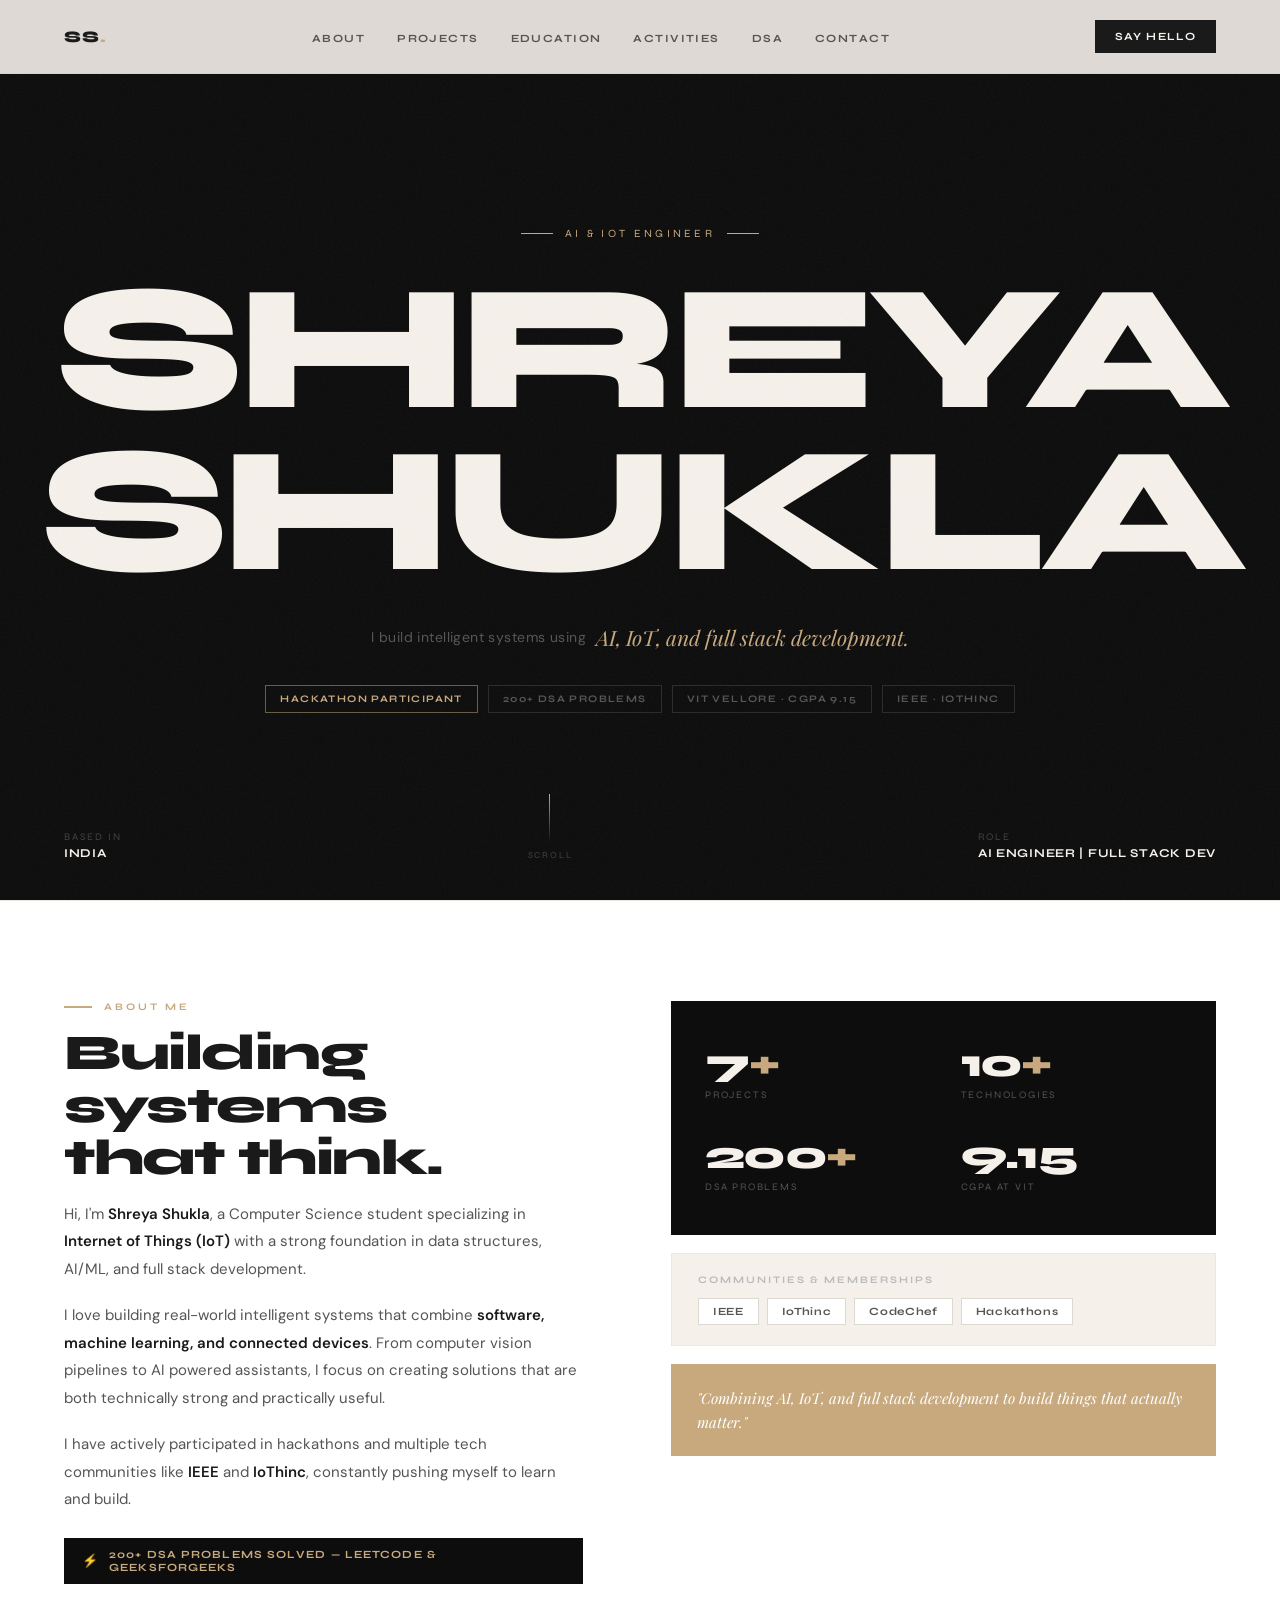
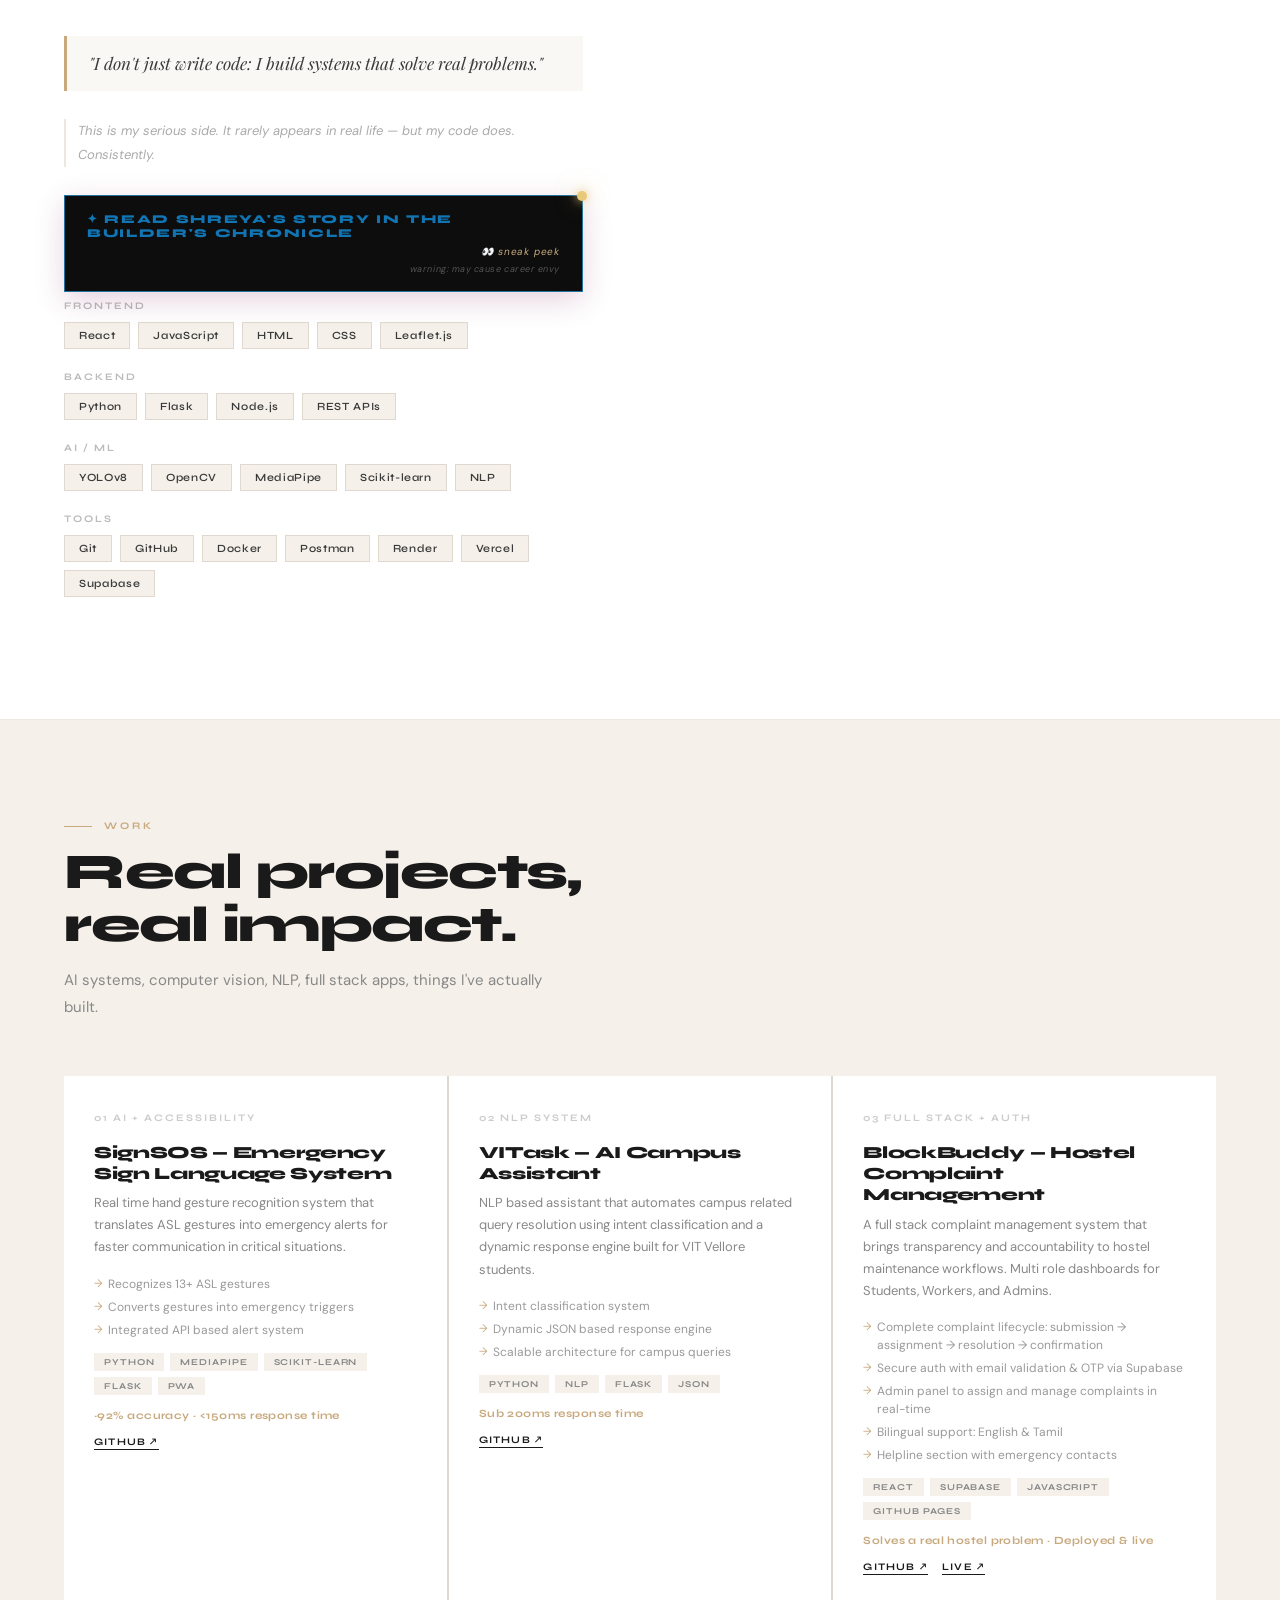
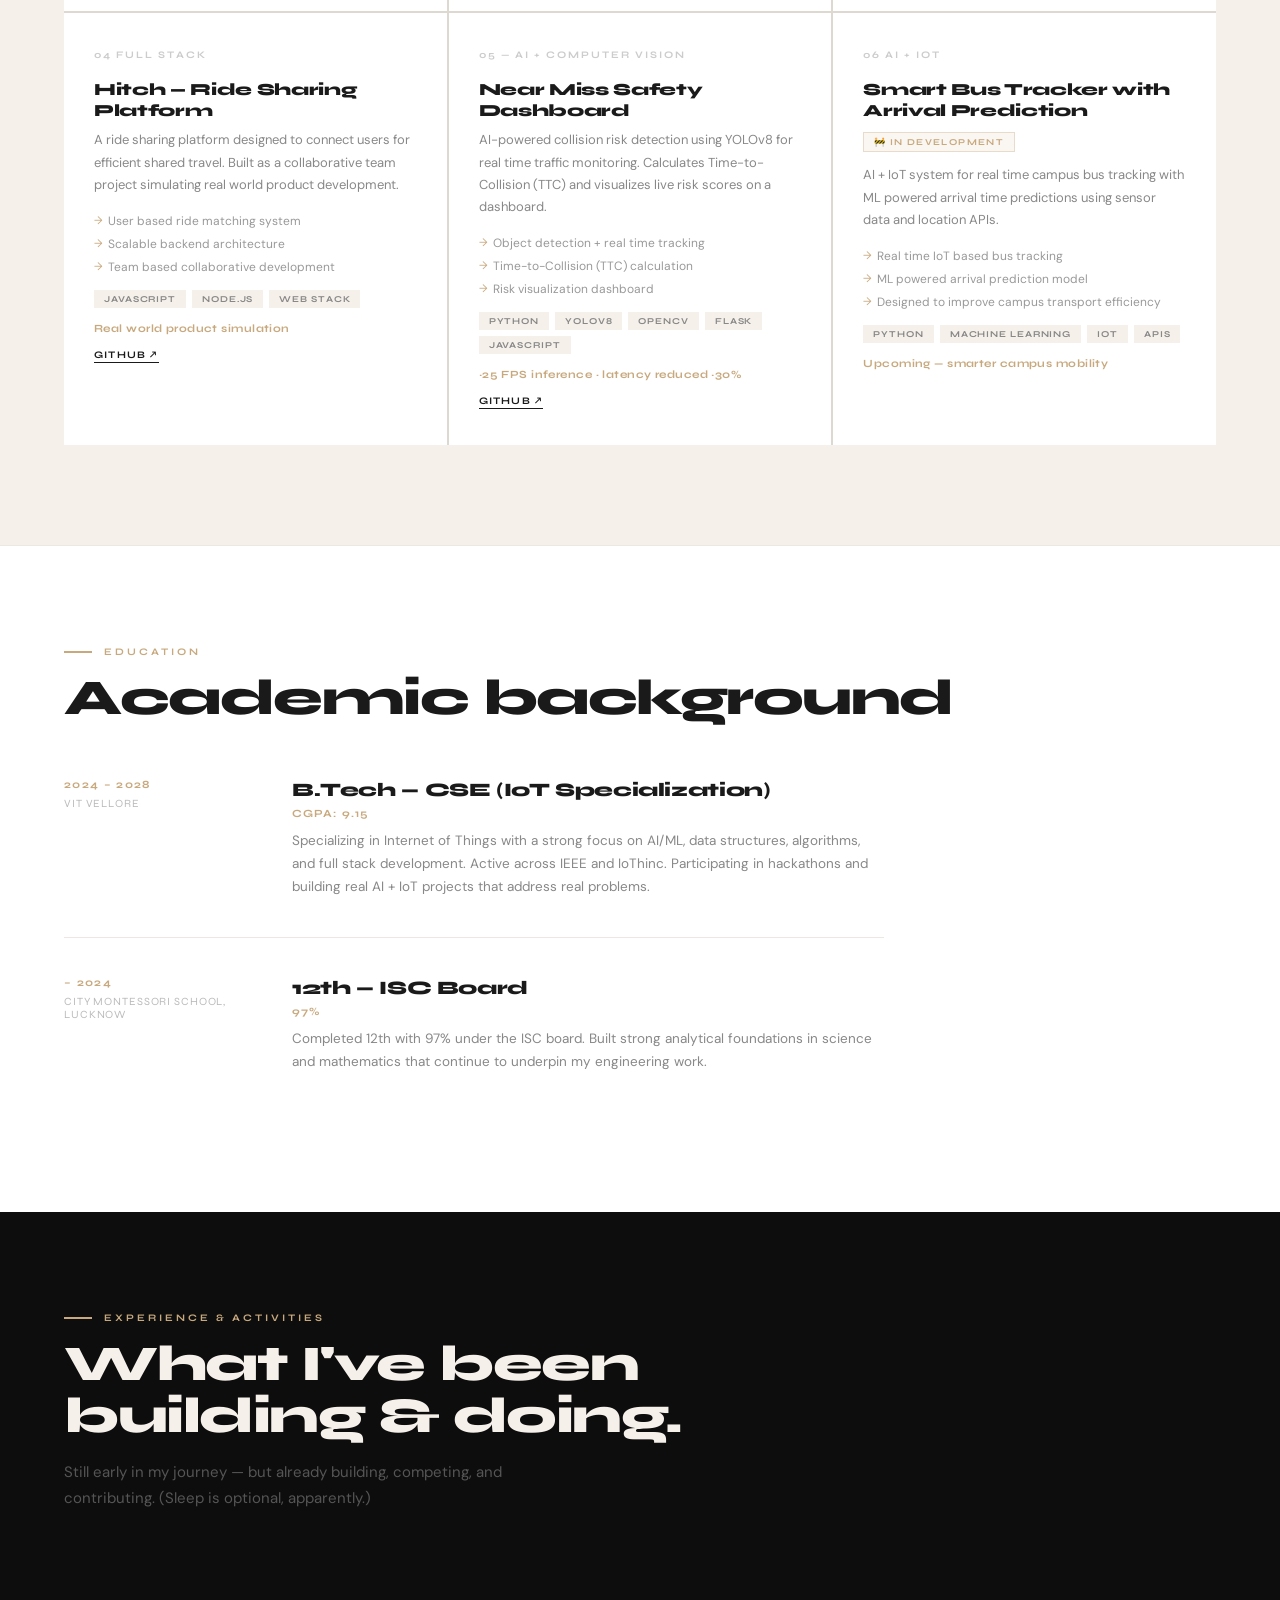
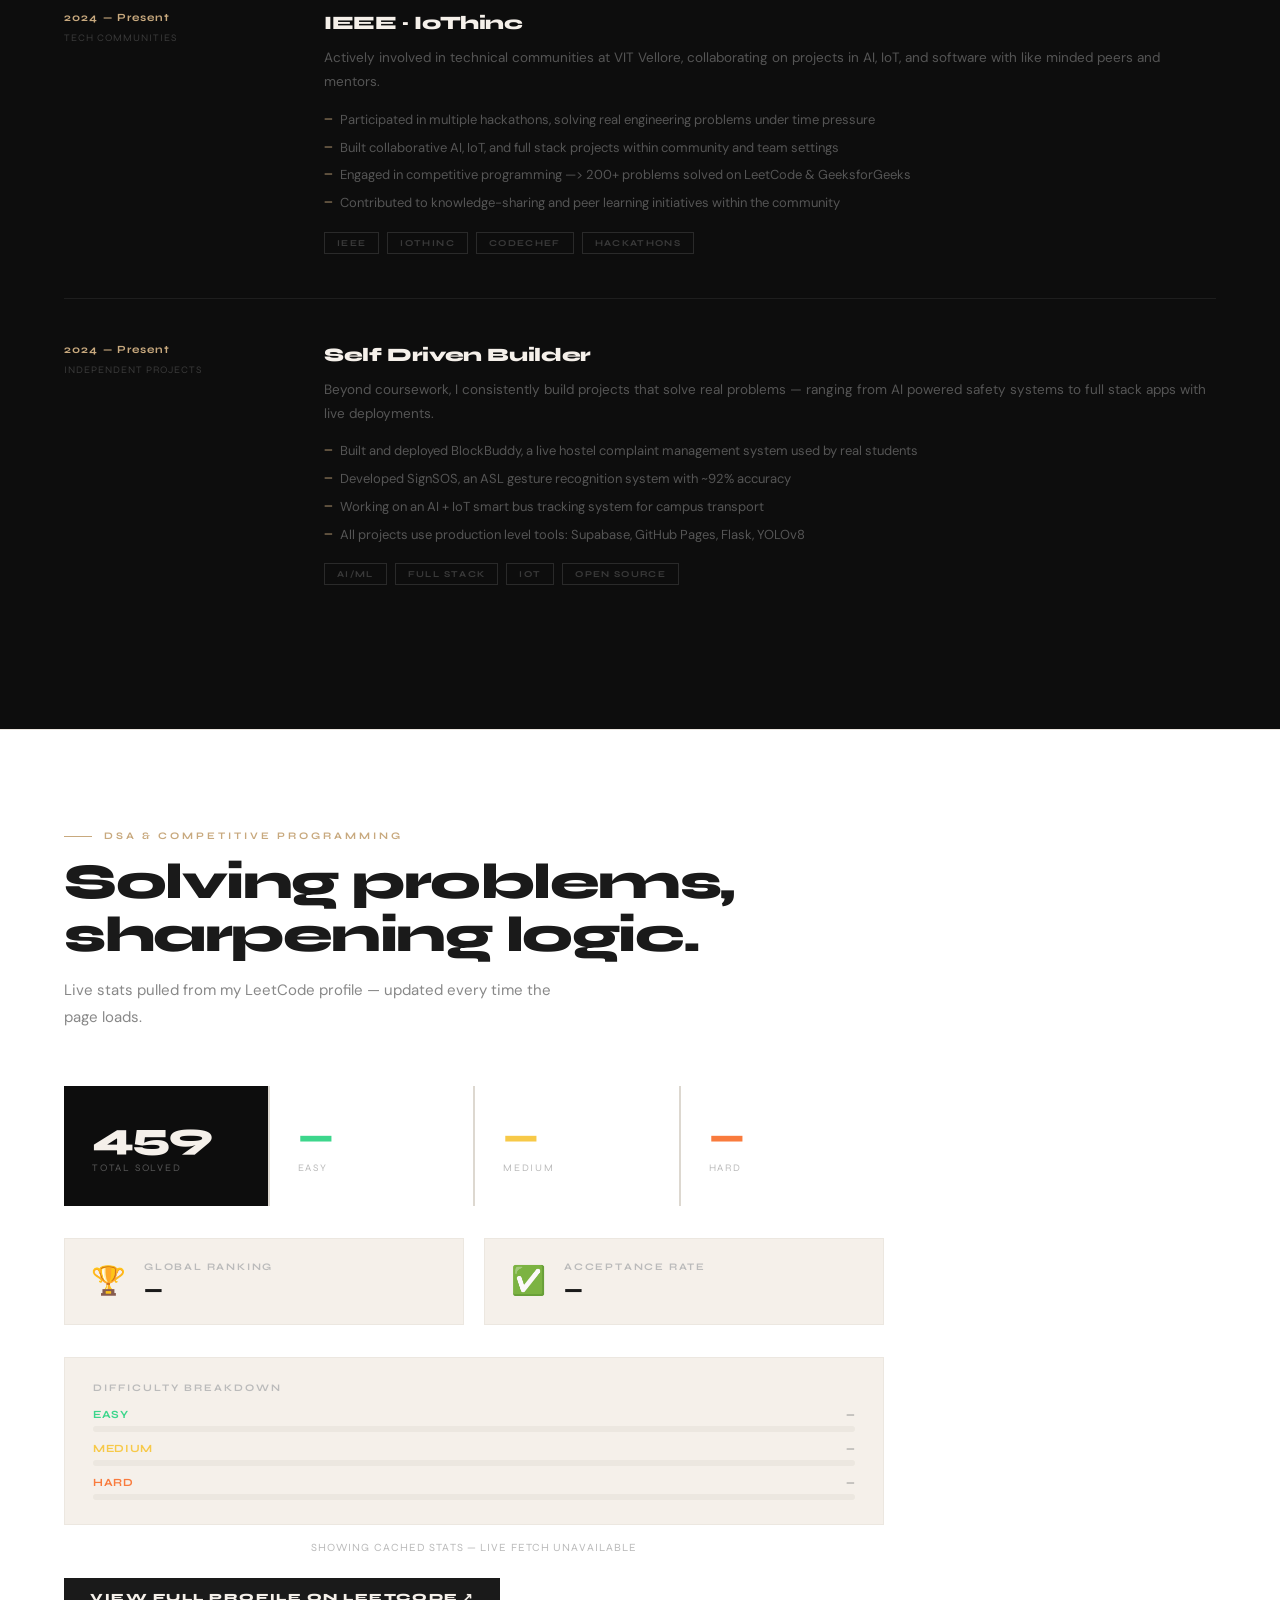
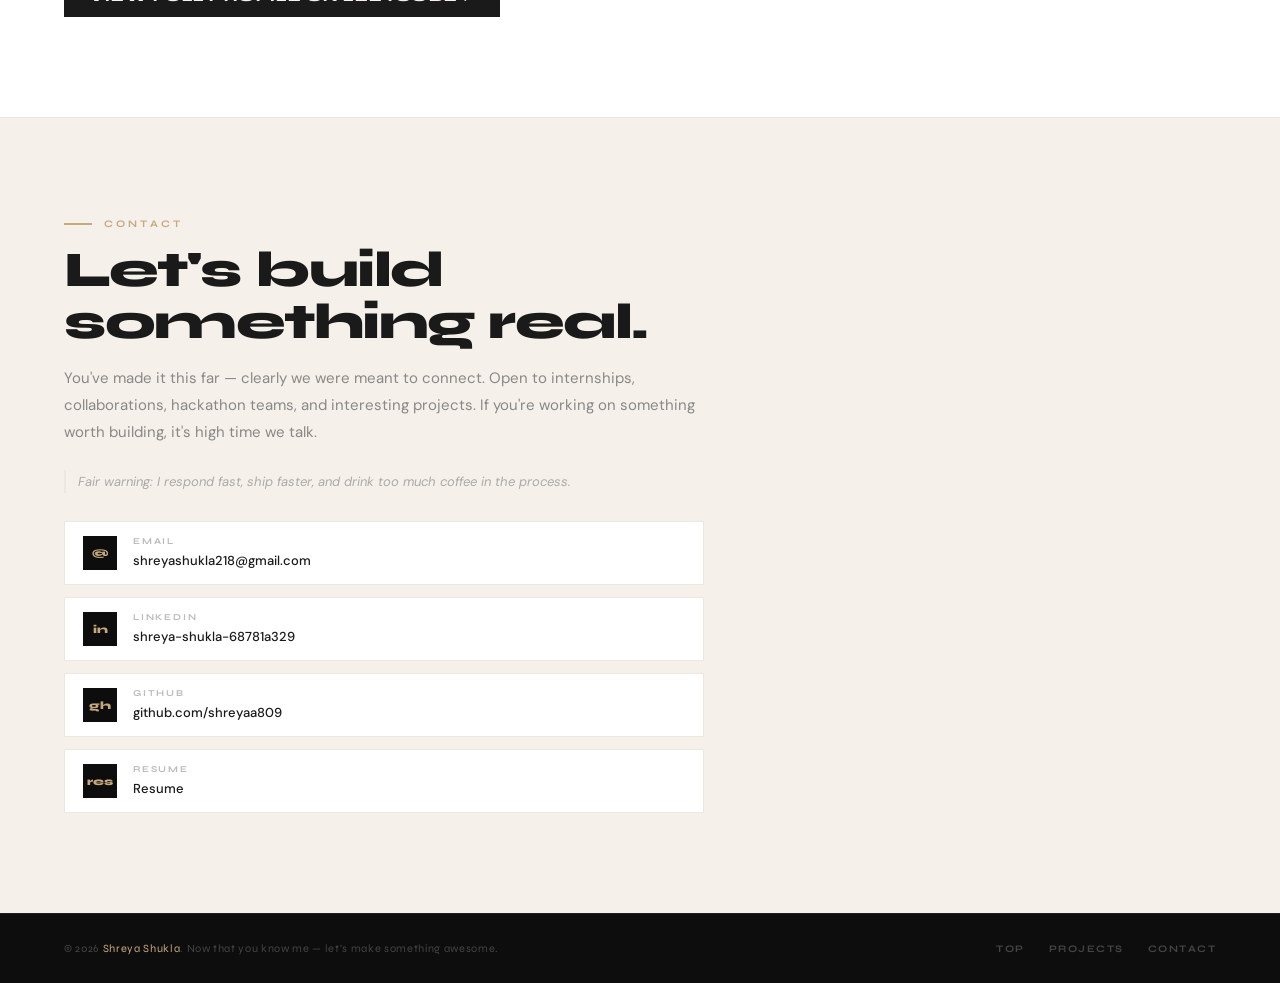
<file: index.html>
<!DOCTYPE html>
<html lang="en">
<head>
  <meta charset="UTF-8"/>
  <meta name="viewport" content="width=device-width, initial-scale=1.0"/>
  <title>Shreya Shukla — AI &amp; IoT Engineer</title>
  <link href="https://fonts.googleapis.com/css2?family=Playfair+Display:ital,wght@0,700;0,900;1,700&family=Syne:wght@400;600;700;800&family=DM+Sans:wght@300;400;500&display=swap" rel="stylesheet"/>
  <link rel="stylesheet" href="style.css"/>
</head>
<body>

<!-- ══════════════ INTRO ANIMATION ══════════════ -->
<div id="intro">
  <div class="char-wrap">
    <svg class="curved-name" viewBox="0 0 220 220" xmlns="http://www.w3.org/2000/svg">
      <defs>
        <path id="cp" d="M 110,110 m -80,0 a 80,80 0 1,1 160,0 a 80,80 0 1,1 -160,0"/>
      </defs>
      <text font-family="Syne,sans-serif" font-size="12.5" font-weight="700" fill="#c8a97e" letter-spacing="6">
        <textPath href="#cp">SHREYA  SHUKLA  ✦  AI  &amp;  IoT  ENGINEER  ✦  </textPath>
      </text>
    </svg>

    <!-- Female cartoon character -->
    <svg viewBox="0 0 140 160" xmlns="http://www.w3.org/2000/svg"
         style="position:absolute;top:50%;left:50%;transform:translate(-50%,-50%);width:115px;height:115px;">
      <ellipse cx="70" cy="148" rx="36" ry="6" fill="#c8a97e" opacity="0.15"/>
      <rect x="36" y="116" width="68" height="38" rx="4" fill="#2a2a2a"/>
      <rect x="40" y="119" width="60" height="28" rx="2" fill="#1a1a1a"/>
      <rect x="46" y="123" width="30" height="2" rx="1" fill="#c8a97e" opacity="0.7"/>
      <rect x="46" y="128" width="20" height="2" rx="1" fill="#555"/>
      <rect x="46" y="133" width="25" height="2" rx="1" fill="#555"/>
      <rect x="82" y="123" width="10" height="12" rx="1" fill="#c8a97e" opacity="0.3"/>
      <rect x="30" y="152" width="80" height="5" rx="2" fill="#222"/>
      <rect x="22" y="96" width="14" height="30" rx="7" fill="#f5c5a3" transform="rotate(-8 29 96)"/>
      <rect x="104" y="96" width="14" height="30" rx="7" fill="#f5c5a3" transform="rotate(8 111 96)"/>
      <ellipse cx="30" cy="128" rx="7" ry="6" fill="#f5c5a3"/>
      <ellipse cx="110" cy="128" rx="7" ry="6" fill="#f5c5a3"/>
      <rect x="44" y="82" width="52" height="46" rx="10" fill="#c8a97e"/>
      <polygon points="70,84 62,94 70,100 78,94" fill="#b8956e"/>
      <rect x="62" y="70" width="16" height="16" rx="6" fill="#f5c5a3"/>
      <ellipse cx="70" cy="58" rx="26" ry="28" fill="#f5c5a3"/>
      <ellipse cx="70" cy="36" rx="26" ry="16" fill="#2a1a0a"/>
      <rect x="44" y="35" width="10" height="42" rx="5" fill="#2a1a0a"/>
      <rect x="86" y="35" width="10" height="42" rx="5" fill="#2a1a0a"/>
      <ellipse cx="88" cy="34" rx="9" ry="8" fill="#2a1a0a"/>
      <ellipse cx="60" cy="57" rx="5" ry="5.5" fill="#fff"/>
      <ellipse cx="80" cy="57" rx="5" ry="5.5" fill="#fff"/>
      <ellipse cx="60.5" cy="57.5" rx="3" ry="3.5" fill="#2a1a0a"/>
      <ellipse cx="80.5" cy="57.5" rx="3" ry="3.5" fill="#2a1a0a"/>
      <circle cx="62" cy="56" r="1" fill="#fff"/>
      <circle cx="82" cy="56" r="1" fill="#fff"/>
      <path d="M55 51 Q60 48 65 51" stroke="#2a1a0a" stroke-width="1.8" fill="none" stroke-linecap="round"/>
      <path d="M75 51 Q80 48 85 51" stroke="#2a1a0a" stroke-width="1.8" fill="none" stroke-linecap="round"/>
      <ellipse cx="70" cy="63" rx="2.5" ry="1.5" fill="#e8a88a" opacity="0.6"/>
      <path d="M63 68 Q70 74 77 68" stroke="#d4856a" stroke-width="1.8" fill="none" stroke-linecap="round"/>
      <ellipse cx="55" cy="65" rx="5" ry="3" fill="#f0a090" opacity="0.35"/>
      <ellipse cx="85" cy="65" rx="5" ry="3" fill="#f0a090" opacity="0.35"/>
      <rect x="53" y="53" width="13" height="10" rx="4" fill="none" stroke="#2a1a0a" stroke-width="1.5" opacity="0.7"/>
      <rect x="74" y="53" width="13" height="10" rx="4" fill="none" stroke="#2a1a0a" stroke-width="1.5" opacity="0.7"/>
      <line x1="66" y1="58" x2="74" y2="58" stroke="#2a1a0a" stroke-width="1.5" opacity="0.7"/>
    </svg>
  </div>
  <div class="intro-tagline">Professionally serious. Personally… questionable.</div>
  <div class="intro-tagline-sub">Loading projects. Please hold. Impressive things take time.</div>
  <div class="intro-bar"><div class="intro-bar-fill"></div></div>
</div>

<!-- ══════════════ MAIN SITE ══════════════ -->
<div id="main">

  <!-- NAV -->
  <nav>
    <div class="nav-logo">SS<span>.</span></div>
    <ul class="nav-links">
      <li><a href="#about">About</a></li>
      <li><a href="#projects">Projects</a></li>
      <li><a href="#education">Education</a></li>
      <li><a href="#experience">Activities</a></li>
      <li><a href="#dsa">DSA</a></li>
      <li><a href="#contact">Contact</a></li>
    </ul>
    <a href="https://www.linkedin.com/in/shreya-shukla-68781a329/" target="_blank" class="nav-cta">Say Hello</a>
  </nav>

  <!-- ── HERO ── -->
  <section id="hero">
    <div class="hero-grain"></div>
    <div class="hero-eyebrow">AI &amp; IoT Engineer</div>
    <div class="hero-name">
      SHREYA
      <span class="last">SHUKLA</span>
    </div>
    <div class="hero-subtitle">
      I build intelligent systems using
      <em>AI, IoT, and full stack development.</em>
    </div>
    <div class="hero-badges">
      <span class="hero-badge gold">Hackathon Participant</span>
      <span class="hero-badge">200+ DSA Problems</span>
      <span class="hero-badge">VIT Vellore · CGPA 9.15</span>
      <span class="hero-badge">IEEE · IoThinc</span>
    </div>
    <div class="sparkle-wrap">
      <span class="sparkle s1"></span>
      <span class="sparkle s2"></span>
      <span class="sparkle s3"></span>
      <span class="sparkle s4"></span>
      <span class="sparkle s5"></span>
      <span class="sparkle s6"></span>
    </div>
    <div class="hero-bottom">
      <div class="hero-location">Based In<strong>India</strong></div>
      <div class="hero-scroll"><div class="scroll-line"></div>Scroll</div>
      <div class="hero-role">Role<strong>AI Engineer | Full Stack Dev</strong></div>
    </div>
  </section>

  <!-- ── ABOUT ── -->
  <section id="about">
    <div class="about-grid">

      <!-- Left: text + skills -->
      <div>
        <div class="s-label">About Me</div>
        <h2 class="s-title">Building systems<br>that think.</h2>
        <div class="about-text">
          <p>Hi, I'm <strong>Shreya Shukla</strong>, a Computer Science student specializing in <strong>Internet of Things (IoT)</strong> with a strong foundation in data structures, AI/ML, and full stack development.</p>
          <p>I love building real-world intelligent systems that combine <strong>software, machine learning, and connected devices</strong>. From computer vision pipelines to AI powered assistants, I focus on creating solutions that are both technically strong and practically useful.</p>
          <p>I have actively participated in hackathons and multiple tech communities like <strong>IEEE</strong> and <strong>IoThinc</strong>, constantly pushing myself to learn and build.</p>
          <div class="dsa-badge">200+ DSA problems solved — LeetCode &amp; GeeksforGeeks</div>
          <blockquote>"I don't just write code: I build systems that solve real problems."</blockquote>
          <p class="about-humor">This is my serious side. It rarely appears in real life — but my code does. Consistently.</p>
          <div class="about-story-panel">
            <a class="about-story-link" href="index1.html">
              ✦ Read Shreya's Story in The Builder's Chronicle
              <span class="click-hint">👀 sneak peek</span>
              <span class="click-hint-2">warning: may cause career envy</span>
            </a>
          </div>
        </div>

        <div class="skills-grid">
          <div class="skill-group">
            <div class="skill-group-title">Frontend</div>
            <div class="skill-pills">
              <span class="pill">React</span>
              <span class="pill">JavaScript</span>
              <span class="pill">HTML</span>
              <span class="pill">CSS</span>
              <span class="pill">Leaflet.js</span>
            </div>
          </div>
          <div class="skill-group">
            <div class="skill-group-title">Backend</div>
            <div class="skill-pills">
              <span class="pill">Python</span>
              <span class="pill">Flask</span>
              <span class="pill">Node.js</span>
              <span class="pill">REST APIs</span>
            </div>
          </div>
          <div class="skill-group">
            <div class="skill-group-title">AI / ML</div>
            <div class="skill-pills">
              <span class="pill">YOLOv8</span>
              <span class="pill">OpenCV</span>
              <span class="pill">MediaPipe</span>
              <span class="pill">Scikit-learn</span>
              <span class="pill">NLP</span>
            </div>
          </div>
          <div class="skill-group">
            <div class="skill-group-title">Tools</div>
            <div class="skill-pills">
              <span class="pill">Git</span>
              <span class="pill">GitHub</span>
              <span class="pill">Docker</span>
              <span class="pill">Postman</span>
              <span class="pill">Render</span>
              <span class="pill">Vercel</span>
              <span class="pill">Supabase</span>
            </div>
          </div>
        </div>
      </div>

      <!-- Right: stats + communities -->
      <div class="about-right-wrap">
        <div class="stat-card">
          <div class="stat-item">
            <div class="num">7<span>+</span></div>
            <div class="lbl">Projects</div>
          </div>
          <div class="stat-item">
            <div class="num">10<span>+</span></div>
            <div class="lbl">Technologies</div>
          </div>
          <div class="stat-item">
            <div class="num">200<span>+</span></div>
            <div class="lbl">DSA Problems</div>
          </div>
          <div class="stat-item">
            <div class="num">9.15</div>
            <div class="lbl">CGPA at VIT</div>
          </div>
        </div>

        <div class="communities-strip">
          <div class="comm-title">Communities &amp; Memberships</div>
          <div class="comm-tags">
            <span class="comm-tag">IEEE</span>
            <span class="comm-tag">IoThinc</span>
            <span class="comm-tag">CodeChef</span>
            <span class="comm-tag">Hackathons</span>
          </div>
        </div>

        <div class="quote-strip">
          "Combining AI, IoT, and full stack development to build things that actually matter."
        </div>
      </div>
    </div>
  </section>

  <!-- ── PROJECTS ── -->
  <section id="projects">
    <div class="s-label">Work</div>
    <h2 class="s-title">Real projects,<br>real impact.</h2>
    <p class="s-sub">AI systems, computer vision, NLP, full stack apps, things I've actually built.</p>

    <div class="proj-grid">

      <!-- 01 -->
      <div class="proj-card">
        <div class="proj-idx">01  AI + Accessibility</div>
        <div class="proj-name">SignSOS — Emergency Sign Language System</div>
        <p class="proj-desc">Real time hand gesture recognition system that translates ASL gestures into emergency alerts for faster communication in critical situations.</p>
        <ul class="proj-features">
          <li>Recognizes 13+ ASL gestures</li>
          <li>Converts gestures into emergency triggers</li>
          <li>Integrated API based alert system</li>
        </ul>
        <div class="proj-tech">
          <span class="tech-tag">Python</span>
          <span class="tech-tag">MediaPipe</span>
          <span class="tech-tag">Scikit-learn</span>
          <span class="tech-tag">Flask</span>
          <span class="tech-tag">PWA</span>
        </div>
        <div class="proj-impact">~92% accuracy · &lt;150ms response time</div>
        <div class="proj-links">
          <a href="https://github.com/shreyaa809/signsos-api" target="_blank" class="proj-link">GitHub ↗</a>
        </div>
      </div>

      <!-- 02 -->
      <div class="proj-card">
        <div class="proj-idx">02  NLP System</div>
        <div class="proj-name">VITask — AI Campus Assistant</div>
        <p class="proj-desc">NLP based assistant that automates campus related query resolution using intent classification and a dynamic response engine built for VIT Vellore students.</p>
        <ul class="proj-features">
          <li>Intent classification system</li>
          <li>Dynamic JSON based response engine</li>
          <li>Scalable architecture for campus queries</li>
        </ul>
        <div class="proj-tech">
          <span class="tech-tag">Python</span>
          <span class="tech-tag">NLP</span>
          <span class="tech-tag">Flask</span>
          <span class="tech-tag">JSON</span>
        </div>
        <div class="proj-impact">Sub 200ms response time</div>
        <div class="proj-links">
          <a href="https://github.com/shreyaa809/AIPROJ1" target="_blank" class="proj-link">GitHub ↗</a>
        </div>
      </div>

      <!-- 03 -->
      <div class="proj-card">
        <div class="proj-idx">03  Full Stack + Auth</div>
        <div class="proj-name">BlockBuddy — Hostel Complaint Management</div>
        <p class="proj-desc">A full stack complaint management system that brings transparency and accountability to hostel maintenance workflows. Multi role dashboards for Students, Workers, and Admins.</p>
        <ul class="proj-features">
          <li>Complete complaint lifecycle: submission → assignment → resolution → confirmation</li>
          <li>Secure auth with email validation &amp; OTP via Supabase</li>
          <li>Admin panel to assign and manage complaints in real-time</li>
          <li>Bilingual support: English &amp; Tamil</li>
          <li>Helpline section with emergency contacts</li>
        </ul>
        <div class="proj-tech">
          <span class="tech-tag">React</span>
          <span class="tech-tag">Supabase</span>
          <span class="tech-tag">JavaScript</span>
          <span class="tech-tag">GitHub Pages</span>
        </div>
        <div class="proj-impact">Solves a real hostel problem · Deployed &amp; live</div>
        <div class="proj-links">
          <a href="https://github.com/shreyaa809/BlockBuddy" target="_blank" class="proj-link">GitHub ↗</a>
          <a href="https://shreyaa809.github.io/BlockBuddy/" target="_blank" class="proj-link">Live ↗</a>
        </div>
      </div>

      <!-- 04 -->
      <div class="proj-card">
        <div class="proj-idx">04  Full Stack</div>
        <div class="proj-name">Hitch — Ride Sharing Platform</div>
        <p class="proj-desc">A ride sharing platform designed to connect users for efficient shared travel. Built as a collaborative team project simulating real world product development.</p>
        <ul class="proj-features">
          <li>User based ride matching system</li>
          <li>Scalable backend architecture</li>
          <li>Team based collaborative development</li>
        </ul>
        <div class="proj-tech">
          <span class="tech-tag">JavaScript</span>
          <span class="tech-tag">Node.js</span>
          <span class="tech-tag">Web Stack</span>
        </div>
        <div class="proj-impact">Real world product simulation</div>
        <div class="proj-links">
          <a href="https://github.com/srishtikapoor0240/Hitch" target="_blank" class="proj-link">GitHub ↗</a>
        </div>
      </div>

      <!-- 05 -->
      <div class="proj-card">
        <div class="proj-idx">05 — AI + Computer Vision</div>
        <div class="proj-name">Near Miss Safety Dashboard</div>
        <p class="proj-desc">AI-powered collision risk detection using YOLOv8 for real time traffic monitoring. Calculates Time-to-Collision (TTC) and visualizes live risk scores on a dashboard.</p>
        <ul class="proj-features">
          <li>Object detection + real time tracking</li>
          <li>Time-to-Collision (TTC) calculation</li>
          <li>Risk visualization dashboard</li>
        </ul>
        <div class="proj-tech">
          <span class="tech-tag">Python</span>
          <span class="tech-tag">YOLOv8</span>
          <span class="tech-tag">OpenCV</span>
          <span class="tech-tag">Flask</span>
          <span class="tech-tag">JavaScript</span>
        </div>
        <div class="proj-impact">~25 FPS inference · latency reduced ~30%</div>
        <div class="proj-links">
          <a href="https://github.com/shreyaa809/road_safety_hackathon_2026" target="_blank" class="proj-link">GitHub ↗</a>
        </div>
      </div>

      <!-- 06 -->
      <div class="proj-card">
        <div class="proj-idx">06  AI + IoT</div>
        <div class="proj-name">Smart Bus Tracker with Arrival Prediction</div>
        <div class="proj-status">🚧 In Development</div>
        <p class="proj-desc">AI + IoT system for real time campus bus tracking with ML powered arrival time predictions using sensor data and location APIs.</p>
        <ul class="proj-features">
          <li>Real time IoT based bus tracking</li>
          <li>ML powered arrival prediction model</li>
          <li>Designed to improve campus transport efficiency</li>
        </ul>
        <div class="proj-tech">
          <span class="tech-tag">Python</span>
          <span class="tech-tag">Machine Learning</span>
          <span class="tech-tag">IoT</span>
          <span class="tech-tag">APIs</span>
        </div>
        <div class="proj-impact">Upcoming — smarter campus mobility</div>
      </div>

    </div>
  </section>

  <!-- ── EDUCATION ── -->
  <section id="education">
    <div class="s-label">Education</div>
    <h2 class="s-title">Academic background</h2>

    <div class="edu-list">
      <div class="edu-item">
        <div>
          <div class="edu-year">2024 – 2028</div>
          <div class="edu-inst">VIT Vellore</div>
        </div>
        <div>
          <div class="edu-degree">B.Tech — CSE (IoT Specialization)</div>
          <div class="edu-grade">CGPA: 9.15</div>
          <p class="edu-desc">Specializing in Internet of Things with a strong focus on AI/ML, data structures, algorithms, and full stack development. Active across IEEE and IoThinc. Participating in hackathons and building real AI + IoT projects that address real problems.</p>
        </div>
      </div>

      <div class="edu-item">
        <div>
          <div class="edu-year">– 2024</div>
          <div class="edu-inst">City Montessori School, Lucknow</div>
        </div>
        <div>
          <div class="edu-degree">12th — ISC Board</div>
          <div class="edu-grade">97%</div>
          <p class="edu-desc">Completed 12th with 97% under the ISC board. Built strong analytical foundations in science and mathematics that continue to underpin my engineering work.</p>
        </div>
      </div>
    </div>
  </section>

  <!-- ── ACTIVITIES ── -->
  <section id="experience">
    <div class="s-label">Experience &amp; Activities</div>
    <h2 class="s-title">What I've been<br>building &amp; doing.</h2>
    <p class="s-sub">Still early in my journey — but already building, competing, and contributing. (Sleep is optional, apparently.)</p>

    <div>
      <div class="exp-row">
        <div>
          <div class="exp-period">2024 — Present</div>
          <div class="exp-co">Tech Communities</div>
        </div>
        <div>
          <div class="exp-role">IEEE  · IoThinc</div>
          <p class="exp-desc">Actively involved in technical communities at VIT Vellore, collaborating on projects in AI, IoT, and software with like minded peers and mentors.</p>
          <ul class="exp-bullets">
            <li>Participated in multiple hackathons, solving real engineering problems under time pressure</li>
            <li>Built collaborative AI, IoT, and full stack projects within community and team settings</li>
            <li>Engaged in competitive programming —> 200+ problems solved on LeetCode &amp; GeeksforGeeks</li>
            <li>Contributed to knowledge-sharing and peer learning initiatives within the community</li>
          </ul>
          <div class="exp-tags">
            <span class="exp-tag">IEEE</span>
            <span class="exp-tag">IoThinc</span>
            <span class="exp-tag">CodeChef</span>
            <span class="exp-tag">Hackathons</span>
          </div>
        </div>
      </div>

      <div class="exp-row">
        <div>
          <div class="exp-period">2024 — Present</div>
          <div class="exp-co">Independent Projects</div>
        </div>
        <div>
          <div class="exp-role">Self Driven Builder</div>
          <p class="exp-desc">Beyond coursework, I consistently build projects that solve real problems — ranging from AI powered safety systems to full stack apps with live deployments.</p>
          <ul class="exp-bullets">
            <li>Built and deployed BlockBuddy, a live hostel complaint management system used by real students</li>
            <li>Developed SignSOS, an ASL gesture recognition system with ~92% accuracy</li>
            <li>Working on an AI + IoT smart bus tracking system for campus transport</li>
            <li>All projects use production level tools: Supabase, GitHub Pages, Flask, YOLOv8</li>
          </ul>
          <div class="exp-tags">
            <span class="exp-tag">AI/ML</span>
            <span class="exp-tag">Full Stack</span>
            <span class="exp-tag">IoT</span>
            <span class="exp-tag">Open Source</span>
          </div>
        </div>
      </div>
    </div>
  </section>

  <!-- ── DSA / LEETCODE ── -->
  <section id="dsa" style="background:#fff;border-top:1px solid #ece7e0;">
    <div class="s-label">DSA &amp; Competitive Programming</div>
    <h2 class="s-title">Solving problems,<br>sharpening logic.</h2>
    <p class="s-sub">Live stats pulled from my LeetCode profile — updated every time the page loads.</p>

    <div id="lc-wrapper" style="max-width:820px;">

      <!-- Stat cards row -->
      <div id="lc-stats" style="display:grid;grid-template-columns:repeat(4,1fr);gap:2px;background:#ddd8d0;margin-bottom:32px;">
        <div class="lc-card" style="background:#0d0d0d;padding:32px 28px;">
          <div id="lc-total" class="lc-num" style="font-family:'Syne',sans-serif;font-size:38px;font-weight:800;color:#f5f0ea;letter-spacing:-0.04em;line-height:1;">—</div>
          <div class="lc-lbl" style="font-family:'Syne',sans-serif;font-size:10px;letter-spacing:0.18em;text-transform:uppercase;color:#555;margin-top:6px;">Total Solved</div>
        </div>
        <div class="lc-card" style="background:#fff;padding:32px 28px;">
          <div id="lc-easy" class="lc-num" style="font-family:'Syne',sans-serif;font-size:38px;font-weight:800;color:#3dd68c;letter-spacing:-0.04em;line-height:1;">—</div>
          <div class="lc-lbl" style="font-family:'Syne',sans-serif;font-size:10px;letter-spacing:0.18em;text-transform:uppercase;color:#bbb;margin-top:6px;">Easy</div>
        </div>
        <div class="lc-card" style="background:#fff;padding:32px 28px;">
          <div id="lc-medium" class="lc-num" style="font-family:'Syne',sans-serif;font-size:38px;font-weight:800;color:#f7c948;letter-spacing:-0.04em;line-height:1;">—</div>
          <div class="lc-lbl" style="font-family:'Syne',sans-serif;font-size:10px;letter-spacing:0.18em;text-transform:uppercase;color:#bbb;margin-top:6px;">Medium</div>
        </div>
        <div class="lc-card" style="background:#fff;padding:32px 28px;">
          <div id="lc-hard" class="lc-num" style="font-family:'Syne',sans-serif;font-size:38px;font-weight:800;color:#f97b3d;letter-spacing:-0.04em;line-height:1;">—</div>
          <div class="lc-lbl" style="font-family:'Syne',sans-serif;font-size:10px;letter-spacing:0.18em;text-transform:uppercase;color:#bbb;margin-top:6px;">Hard</div>
        </div>
      </div>

      <!-- Rank + acceptance row -->
      <div style="display:grid;grid-template-columns:1fr 1fr;gap:20px;margin-bottom:32px;">
        <div style="background:#f5f0ea;border:1px solid #ece7e0;padding:22px 26px;display:flex;align-items:center;gap:18px;">
          <div style="font-family:'Syne',sans-serif;font-size:28px;">🏆</div>
          <div>
            <div style="font-family:'Syne',sans-serif;font-size:10px;font-weight:700;letter-spacing:0.18em;text-transform:uppercase;color:#bbb;margin-bottom:4px;">Global Ranking</div>
            <div id="lc-rank" style="font-family:'Syne',sans-serif;font-size:20px;font-weight:800;color:#1a1a1a;letter-spacing:-0.02em;">—</div>
          </div>
        </div>
        <div style="background:#f5f0ea;border:1px solid #ece7e0;padding:22px 26px;display:flex;align-items:center;gap:18px;">
          <div style="font-family:'Syne',sans-serif;font-size:28px;">✅</div>
          <div>
            <div style="font-family:'Syne',sans-serif;font-size:10px;font-weight:700;letter-spacing:0.18em;text-transform:uppercase;color:#bbb;margin-bottom:4px;">Acceptance Rate</div>
            <div id="lc-rate" style="font-family:'Syne',sans-serif;font-size:20px;font-weight:800;color:#1a1a1a;letter-spacing:-0.02em;">—</div>
          </div>
        </div>
      </div>

      <!-- Difficulty bar -->
      <div style="background:#f5f0ea;border:1px solid #ece7e0;padding:24px 28px;">
        <div style="font-family:'Syne',sans-serif;font-size:10px;font-weight:700;letter-spacing:0.2em;text-transform:uppercase;color:#bbb;margin-bottom:14px;">Difficulty Breakdown</div>
        <div id="lc-bar-wrap" style="display:flex;flex-direction:column;gap:10px;">
          <div>
            <div style="display:flex;justify-content:space-between;margin-bottom:5px;">
              <span style="font-family:'Syne',sans-serif;font-size:11px;font-weight:700;color:#3dd68c;letter-spacing:0.06em;">EASY</span>
              <span id="lc-easy-pct" style="font-family:'Syne',sans-serif;font-size:11px;color:#888;">—</span>
            </div>
            <div style="height:6px;background:#ece7e0;border-radius:3px;overflow:hidden;">
              <div id="lc-bar-easy" style="height:100%;width:0%;background:#3dd68c;border-radius:3px;transition:width 1s ease;"></div>
            </div>
          </div>
          <div>
            <div style="display:flex;justify-content:space-between;margin-bottom:5px;">
              <span style="font-family:'Syne',sans-serif;font-size:11px;font-weight:700;color:#f7c948;letter-spacing:0.06em;">MEDIUM</span>
              <span id="lc-med-pct" style="font-family:'Syne',sans-serif;font-size:11px;color:#888;">—</span>
            </div>
            <div style="height:6px;background:#ece7e0;border-radius:3px;overflow:hidden;">
              <div id="lc-bar-med" style="height:100%;width:0%;background:#f7c948;border-radius:3px;transition:width 1s ease 0.2s;"></div>
            </div>
          </div>
          <div>
            <div style="display:flex;justify-content:space-between;margin-bottom:5px;">
              <span style="font-family:'Syne',sans-serif;font-size:11px;font-weight:700;color:#f97b3d;letter-spacing:0.06em;">HARD</span>
              <span id="lc-hard-pct" style="font-family:'Syne',sans-serif;font-size:11px;color:#888;">—</span>
            </div>
            <div style="height:6px;background:#ece7e0;border-radius:3px;overflow:hidden;">
              <div id="lc-bar-hard" style="height:100%;width:0%;background:#f97b3d;border-radius:3px;transition:width 1s ease 0.4s;"></div>
            </div>
          </div>
        </div>
      </div>

      <!-- Loading / error message -->
      <div id="lc-status" style="font-family:'Syne',sans-serif;font-size:11px;color:#bbb;letter-spacing:0.1em;text-transform:uppercase;margin-top:16px;text-align:center;">Fetching live data...</div>

      <!-- Link to profile -->
      <div style="margin-top:24px;">
        <a href="https://leetcode.com/u/shreya2203/" target="_blank"
           style="font-family:'Syne',sans-serif;font-size:11px;font-weight:800;letter-spacing:0.14em;text-transform:uppercase;text-decoration:none;color:#f5f0ea;background:#1a1a1a;padding:13px 26px;display:inline-block;transition:background 0.2s;"
           onmouseover="this.style.background='#c8a97e'" onmouseout="this.style.background='#1a1a1a'">
          View Full Profile on LeetCode ↗
        </a>
      </div>

    </div>
  </section>

  <!-- ── CONTACT ── -->
  <section id="contact">
    <div class="contact-grid" style="grid-template-columns:1fr;max-width:640px;">
      <div class="contact-left">
        <div class="s-label">Contact</div>
        <h2 class="s-title">Let's build<br>something real.</h2>
        <p>You've made it this far — clearly we were meant to connect. Open to internships, collaborations, hackathon teams, and interesting projects. If you're working on something worth building, it's high time we talk.</p>
        <p class="contact-humor">Fair warning: I respond fast, ship faster, and drink too much coffee in the process.</p>
        <div class="contact-items">
          <a href="mailto:shreyashukla218@gmail.com" class="contact-row">
            <div class="c-icon">@</div>
            <div>
              <span class="c-label">Email</span>
              <span class="c-val">shreyashukla218@gmail.com</span>
            </div>
          </a>
          <a href="https://www.linkedin.com/in/shreya-shukla-68781a329/" target="_blank" class="contact-row">
            <div class="c-icon">in</div>
            <div>
              <span class="c-label">LinkedIn</span>
              <span class="c-val">shreya-shukla-68781a329</span>
            </div>
          </a>
          <a href="https://github.com/shreyaa809" target="_blank" class="contact-row">
            <div class="c-icon">gh</div>
            <div>
              <span class="c-label">GitHub</span>
              <span class="c-val">github.com/shreyaa809</span>
            </div>
          </a>
          <a href="shreya_resume5.3.pdf" target="_blank" class="contact-row">
            <div class="c-icon">res</div>
            <div>
              <span class="c-label">Resume</span>
              <span class="c-val">Resume</span>
            </div>
          </a>
        </div>
      </div>
      </div>
    </div>
  </section>

  <!-- FOOTER -->
  <footer>
    <div class="foot-copy">© 2026 <span>Shreya Shukla</span>. Now that you know me — let's make something awesome.</div>
    <div class="foot-links">
      <a href="#hero">Top</a>
      <a href="#projects">Projects</a>
      <a href="#contact">Contact</a>
    </div>
  </footer>

</div><!-- /main -->

<script src="script.js"></script>
</body>
</html>
</file>
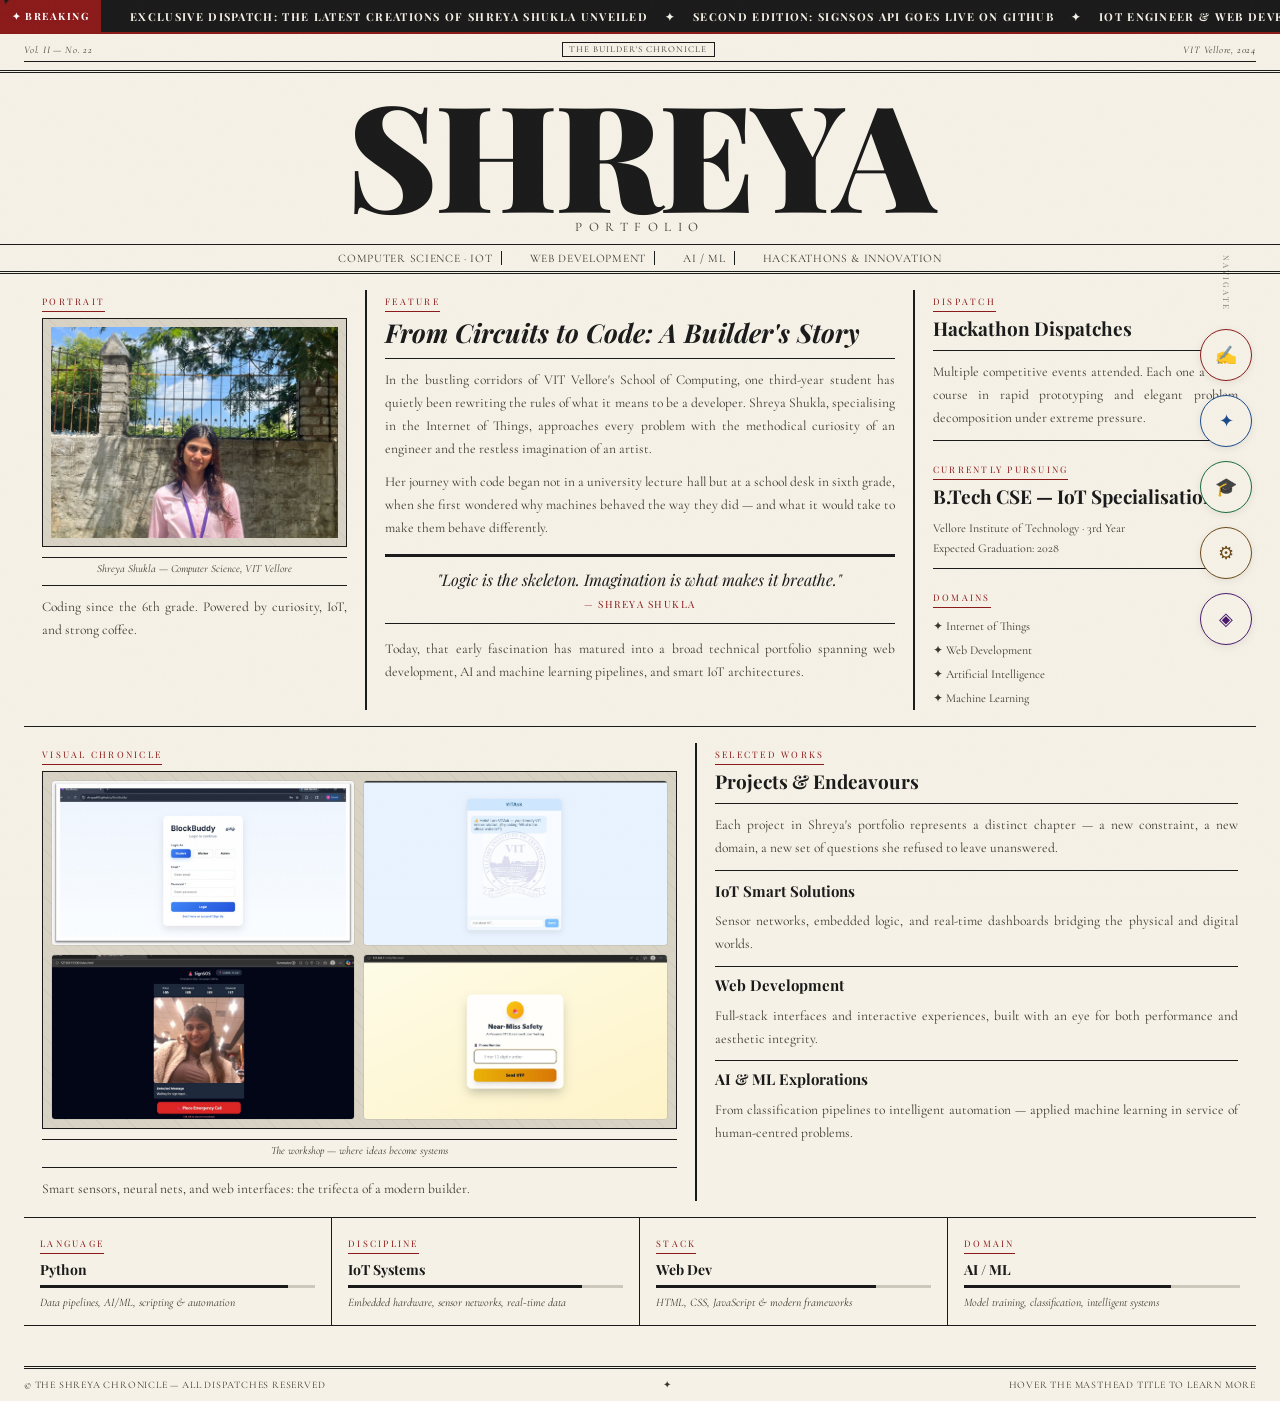
<file: index1.html>
<!DOCTYPE html>
<html lang="en">
<head>
<meta charset="UTF-8">
<meta name="viewport" content="width=device-width, initial-scale=1.0">
<title>SHREYA — The Chronicle</title>
<link href="https://fonts.googleapis.com/css2?family=Playfair+Display:ital,wght@0,400;0,600;0,700;0,900;1,400;1,700&family=Cormorant+Garamond:ital,wght@0,300;0,400;0,600;1,300;1,400&display=swap" rel="stylesheet">
<link rel="stylesheet" href="style1.css">
</head>
<body>

<!-- CUSTOM CURSOR -->
<div class="cursor-nib" id="cursorNib">
  <svg viewBox="0 0 24 24" fill="none" xmlns="http://www.w3.org/2000/svg">
    <path d="M3 21l7-3L19 9l-5-5L5 13l-2 8z" fill="#1a1a1a"/>
    <path d="M14 4l5 5" stroke="#8b1a1a" stroke-width="1.5"/>
  </svg>
</div>
<div class="cursor-dot" id="cursorDot"></div>
<div class="cursor-trail" id="cursorTrail"></div>

<!-- TICKER -->
<div class="ticker-wrap" id="ticker" title="Click to view project story">
  <span class="ticker-label">✦ Breaking</span>
  <div class="ticker-track">
    <span class="ticker-text" id="tickerText">
      Exclusive Dispatch: The Latest Creations of Shreya Shukla Unveiled &nbsp;&nbsp;&nbsp;✦&nbsp;&nbsp;&nbsp;
      Second Edition: SignSOS API Goes Live on GitHub &nbsp;&nbsp;&nbsp;✦&nbsp;&nbsp;&nbsp;
      IoT Engineer & Web Developer — VIT Vellore Class of 2028 &nbsp;&nbsp;&nbsp;✦&nbsp;&nbsp;&nbsp;
      Exclusive Dispatch: The Latest Creations of Shreya Shukla Unveiled &nbsp;&nbsp;&nbsp;✦&nbsp;&nbsp;&nbsp;
      Second Edition: SignSOS API Goes Live on GitHub &nbsp;&nbsp;&nbsp;✦&nbsp;&nbsp;&nbsp;
      IoT Engineer & Web Developer — VIT Vellore Class of 2028 &nbsp;&nbsp;&nbsp;✦&nbsp;&nbsp;&nbsp;
    </span>
  </div>
</div>

<!-- MASTHEAD -->
<header class="masthead">
  <div class="masthead-top">
    <span>Vol. II — No. 22</span>
    <span class="edition-tag">The Builder's Chronicle</span>
    <span>VIT Vellore, 2024</span>
  </div>
</header>

<!-- MAIN HEADLINE -->
<section class="headline-section">
  <h1 class="main-title reveal-on-scroll">SHREYA</h1>
  <div class="about-overlay">
    <p>A third-year Computer Science student at VIT Vellore specialising in IoT, Shreya Shukla is a developer driven by curiosity and creativity. She began coding in the 6th grade, fascinated by how machines think and systems work. From building smart IoT solutions to participating in hackathons, her journey blends logic with imagination. With experience in web development, AI/ML, and problem-solving, she focuses on creating impactful and meaningful technology.</p>
  </div>
</section>

<!-- SUBHEADLINE ROW -->
<div class="sub-headline-row">
  <span>Computer Science · IoT</span>
  <span>Web Development</span>
  <span>AI / ML</span>
  <span>Hackathons & Innovation</span>
</div>

<!-- NEWSPAPER BODY -->
<main class="newspaper-body">

  <!-- ROW 1: Three Columns -->
  <div class="row-three">
    <div class="col reveal-on-scroll">
      <div class="col-section-label">Portrait</div>
      <div class="img-placeholder">
        <span class="img-placeholder-text single-img">
          <img src="img_shreya_formal.jpeg" alt="photograph">
        </span>
      </div>
      <p class="img-caption">Shreya Shukla — Computer Science, VIT Vellore</p>
      <hr class="rule-thin">
      <p class="col-body">Coding since the 6th grade. Powered by curiosity, IoT, and strong coffee.</p>
    </div>
    <div class="col-divider"></div>
    <div class="col reveal-on-scroll" style="--reveal-delay:0.1s">
      <div class="col-section-label">Feature</div>
      <h2 class="col-headline large">From Circuits to Code: A Builder's Story</h2>
      <hr class="rule-thin">
      <p class="col-body">In the bustling corridors of VIT Vellore's School of Computing, one third-year student has quietly been rewriting the rules of what it means to be a developer. Shreya Shukla, specialising in the Internet of Things, approaches every problem with the methodical curiosity of an engineer and the restless imagination of an artist.</p>
      <p class="col-body">Her journey with code began not in a university lecture hall but at a school desk in sixth grade, when she first wondered why machines behaved the way they did — and what it would take to make them behave differently.</p>
      <div class="pull-quote">"Logic is the skeleton. Imagination is what makes it breathe."<cite>— Shreya Shukla</cite></div>
      <p class="col-body">Today, that early fascination has matured into a broad technical portfolio spanning web development, AI and machine learning pipelines, and smart IoT architectures.</p>
    </div>
    <div class="col-divider"></div>
    <div class="col reveal-on-scroll" style="--reveal-delay:0.2s">
      <div class="col-section-label">Dispatch</div>
      <h3 class="col-headline">Hackathon Dispatches</h3>
      <hr class="rule-thin">
      <p class="col-body">Multiple competitive events attended. Each one a crash course in rapid prototyping and elegant problem decomposition under extreme pressure.</p>
      <hr class="rule-thin">
      <div class="col-section-label" style="margin-top:12px">Currently Pursuing</div>
      <h3 class="col-headline">B.Tech CSE — IoT Specialisation</h3>
      <p class="col-body" style="font-size:12px">Vellore Institute of Technology · 3rd Year<br>Expected Graduation: 2028</p>
      <hr class="rule-thin">
      <div class="col-section-label" style="margin-top:12px">Domains</div>
      <p class="col-body" style="font-size:12px; line-height:2">
        ✦ Internet of Things<br>✦ Web Development<br>✦ Artificial Intelligence<br>✦ Machine Learning
      </p>
    </div>
  </div>

  <!-- ROW 2: Image + Projects -->
  <div class="row-two">
    <div class="col reveal-on-scroll">
      <div class="col-section-label">Visual Chronicle</div>
      <div class="img-placeholder" style="aspect-ratio:16/9">
        <span class="img-placeholder-text collage-grid">
          <img src="img1.jpeg" alt="description">
          <img src="img2.jpeg" alt="description">
          <img src="img3.jpeg" alt="description">
          <img src="img4.jpeg" alt="description">
        </span>
      </div>
      <p class="img-caption">The workshop — where ideas become systems</p>
      <hr class="rule-thin">
      <p class="col-body">Smart sensors, neural nets, and web interfaces: the trifecta of a modern builder.</p>
    </div>
    <div class="col-divider"></div>
    <div class="col reveal-on-scroll" style="--reveal-delay:0.15s">
      <div class="col-section-label">Selected Works</div>
      <h2 class="col-headline">Projects & Endeavours</h2>
      <hr class="rule-thin">
      <p class="col-body">Each project in Shreya's portfolio represents a distinct chapter — a new constraint, a new domain, a new set of questions she refused to leave unanswered.</p>
      <hr class="rule-thin">
      <h3 class="col-headline" style="font-size:15px;margin-top:12px">IoT Smart Solutions</h3>
      <p class="col-body">Sensor networks, embedded logic, and real-time dashboards bridging the physical and digital worlds.</p>
      <hr class="rule-thin">
      <h3 class="col-headline" style="font-size:15px;margin-top:8px">Web Development</h3>
      <p class="col-body">Full-stack interfaces and interactive experiences, built with an eye for both performance and aesthetic integrity.</p>
      <hr class="rule-thin">
      <h3 class="col-headline" style="font-size:15px;margin-top:8px">AI & ML Explorations</h3>
      <p class="col-body">From classification pipelines to intelligent automation — applied machine learning in service of human-centred problems.</p>
    </div>
  </div>

  <!-- ROW 3: Skills -->
  <div class="row-skills reveal-on-scroll">
    <div class="skill-cell">
      <div class="col-section-label">Language</div>
      <div class="skill-name">Python</div>
      <div class="skill-bar"><div class="skill-bar-fill" style="--fill:90%;--delay:0.1s"></div></div>
      <div class="skill-desc">Data pipelines, AI/ML, scripting & automation</div>
    </div>
    <div class="skill-cell">
      <div class="col-section-label">Discipline</div>
      <div class="skill-name">IoT Systems</div>
      <div class="skill-bar"><div class="skill-bar-fill" style="--fill:85%;--delay:0.3s"></div></div>
      <div class="skill-desc">Embedded hardware, sensor networks, real-time data</div>
    </div>
    <div class="skill-cell">
      <div class="col-section-label">Stack</div>
      <div class="skill-name">Web Dev</div>
      <div class="skill-bar"><div class="skill-bar-fill" style="--fill:80%;--delay:0.5s"></div></div>
      <div class="skill-desc">HTML, CSS, JavaScript & modern frameworks</div>
    </div>
    <div class="skill-cell">
      <div class="col-section-label">Domain</div>
      <div class="skill-name">AI / ML</div>
      <div class="skill-bar"><div class="skill-bar-fill" style="--fill:75%;--delay:0.7s"></div></div>
      <div class="skill-desc">Model training, classification, intelligent systems</div>
    </div>
  </div>

</main>

<hr class="footer-rule">
<footer class="footer">
  <span>© The Shreya Chronicle — All Dispatches Reserved</span>
  <span>✦</span>
  <span>Hover the masthead title to learn more</span>
</footer>

<!-- ═══════════════════════════════════════════
     FLOATING CIRCLES NAVIGATION
═══════════════════════════════════════════ -->
<div class="circles-nav" id="circlesNav">
  <div class="circles-nav-label">Navigate</div>
  <div class="nav-circle" data-section="about" style="--c:#8b1a1a">
    <span class="circle-icon">✍</span>
    <span class="circle-label">About Me</span>
  </div>
  <div class="nav-circle" data-section="achievements" style="--c:#1a4a8b">
    <span class="circle-icon">✦</span>
    <span class="circle-label">Achievements</span>
  </div>
  <div class="nav-circle" data-section="education" style="--c:#1a6b3a">
    <span class="circle-icon">🎓</span>
    <span class="circle-label">Education</span>
  </div>
  <div class="nav-circle" data-section="projects" style="--c:#6b4a1a">
    <span class="circle-icon">⚙</span>
    <span class="circle-label">Projects</span>
  </div>
  <div class="nav-circle" data-section="profiles" style="--c:#4a1a6b">
    <span class="circle-icon">◈</span>
    <span class="circle-label">Profiles</span>
  </div>
</div>

<!-- ═══════════════════════════════════════════
     SECTION POPUP MODAL
═══════════════════════════════════════════ -->
<div class="section-modal" id="sectionModal">
  <div class="section-modal-inner">
    <button class="modal-close" id="modalClose">✕ Close</button>
    <div class="modal-content" id="modalContent"></div>
  </div>
</div>

<!-- ═══════════════════════════════════════════
     PROJECT STORY MODE (CINEMATIC) — DAY 6
═══════════════════════════════════════════ -->
<div class="story-overlay" id="storyOverlay">
  <div class="story-inner">

    <button class="story-close" id="storyClose">✕ Close Dispatch</button>

    <!-- Cinematic header -->
    <div class="story-header">
      <div class="story-eyebrow">✦ Project Story Mode ✦</div>
      <h2 class="story-title" id="storyTitle"></h2>
      <div class="story-meta" id="storyMeta"></div>
    </div>

    <!-- Typewriter area -->
    <div class="story-typewriter-wrap">
      <p class="story-typewriter" id="storyTypewriter"></p>
      <span class="typewriter-cursor">|</span>
    </div>

    <!-- Flowchart -->
    <div class="story-flowchart" id="storyFlowchart"></div>

    <!-- GitHub button -->
    <div class="story-actions" id="storyActions"></div>

  </div>
</div>

<script src="script1.js"></script>
</body>
</html>
</file>
<file: style.css>
/* ─── RESET & BASE ─── */
*, *::before, *::after { box-sizing: border-box; margin: 0; padding: 0; }
html { scroll-behavior: smooth; }
body { font-family: 'DM Sans', sans-serif; background: #f5f0ea; color: #1a1a1a; overflow-x: hidden; }
::-webkit-scrollbar { width: 3px; }
::-webkit-scrollbar-thumb { background: #c8a97e; }

/* ─── INTRO ─── */
#intro {
  position: fixed; inset: 0; background: #0d0d0d; z-index: 9999;
  display: flex; align-items: center; justify-content: center; flex-direction: column;
  animation: introExit 0.8s ease-in-out 4.2s forwards;
}
@keyframes introExit {
  0%   { opacity: 1; transform: translateY(0); }
  100% { opacity: 0; transform: translateY(-100vh); pointer-events: none; }
}
.char-wrap {
  position: relative; width: 220px; height: 220px;
  animation: charFloat 3s ease-in-out infinite;
}
@keyframes charFloat {
  0%, 100% { transform: translateY(0px); }
  50%       { transform: translateY(-12px); }
}
.curved-name {
  position: absolute; inset: 0;
  animation: rotateSlow 12s linear infinite;
}
@keyframes rotateSlow { from { transform: rotate(0deg); } to { transform: rotate(360deg); } }
.intro-tagline {
  margin-top: 28px; font-family: 'Syne', sans-serif; font-size: 11px;
  letter-spacing: 0.35em; text-transform: uppercase; color: #c8a97e;
  opacity: 0; animation: fadeIn 0.6s ease 1.2s forwards;
}
.intro-tagline-sub {
  margin-top: 10px; font-family: 'DM Sans', sans-serif; font-size: 11px;
  letter-spacing: 0.1em; color: #444;
  opacity: 0; animation: fadeIn 0.6s ease 1.8s forwards;
  font-style: italic;
}
@keyframes fadeIn { to { opacity: 1; } }
.intro-bar {
  margin-top: 36px; width: 160px; height: 2px;
  background: #2a2a2a; border-radius: 2px; overflow: hidden;
  opacity: 0; animation: fadeIn 0.4s ease 1.6s forwards;
}
.intro-bar-fill {
  height: 100%; width: 0%;
  background: linear-gradient(90deg, #c8a97e, #e8c99a);
  animation: barFill 2.2s ease 1.8s forwards;
}
@keyframes barFill { to { width: 100%; } }

/* ─── MAIN ─── */
#main { opacity: 0; animation: mainReveal 0.9s ease 4.8s forwards; }
@keyframes mainReveal { to { opacity: 1; } }

/* ─── NAV ─── */
nav {
  position: fixed; top: 0; left: 0; right: 0; z-index: 100;
  display: flex; align-items: center; justify-content: space-between;
  padding: 20px 64px;
  background: rgba(245, 240, 234, 0.9); backdrop-filter: blur(14px);
  border-bottom: 1px solid rgba(200, 169, 126, 0.2);
}
.nav-logo { font-family: 'Syne', sans-serif; font-weight: 800; font-size: 16px; letter-spacing: 0.06em; color: #1a1a1a; }
.nav-logo span { color: #c8a97e; }
.nav-links { display: flex; gap: 32px; list-style: none; }
.nav-links a {
  font-family: 'Syne', sans-serif; font-size: 11px; font-weight: 700;
  letter-spacing: 0.13em; text-transform: uppercase; text-decoration: none;
  color: #555; transition: color 0.2s; position: relative;
}
.nav-links a::after {
  content: ''; position: absolute; bottom: -3px; left: 0; right: 0;
  height: 1.5px; background: #c8a97e;
  transform: scaleX(0); transform-origin: left; transition: transform 0.25s ease;
}
.nav-links a:hover { color: #1a1a1a; }
.nav-links a:hover::after { transform: scaleX(1); }
.nav-cta {
  font-family: 'Syne', sans-serif; font-size: 11px; font-weight: 700;
  letter-spacing: 0.1em; text-transform: uppercase; text-decoration: none;
  color: #f5f0ea; background: #1a1a1a; padding: 10px 20px; transition: background 0.2s, transform 0.15s ease;
}
.nav-cta:hover { background: #c8a97e; }
.nav-cta:active { transform: scale(1.07); }

/* ─── HERO ─── */
#hero {
  min-height: 100vh; background: #0d0d0d;
  display: flex; flex-direction: column; align-items: center; justify-content: center;
  position: relative; overflow: hidden; padding: 120px 40px 80px;
}
.hero-grain {
  position: absolute; inset: 0;
  background-image: url("data:image/svg+xml,%3Csvg viewBox='0 0 512 512' xmlns='http://www.w3.org/2000/svg'%3E%3Cfilter id='n'%3E%3CfeTurbulence type='fractalNoise' baseFrequency='0.75' numOctaves='4' stitchTiles='stitch'/%3E%3C/filter%3E%3Crect width='100%25' height='100%25' filter='url(%23n)' opacity='0.06'/%3E%3C/svg%3E");
  pointer-events: none; opacity: 0.5;
}
.hero-eyebrow {
  font-family: 'Syne', sans-serif; font-size: 11px;
  letter-spacing: 0.3em; text-transform: uppercase; color: #c8a97e;
  margin-bottom: 28px; display: flex; align-items: center; gap: 12px;
}
.hero-eyebrow::before, .hero-eyebrow::after {
  content: ''; display: inline-block; width: 32px; height: 1px; background: #c8a97e;
}
.hero-name {
  font-family: 'Syne', sans-serif; font-weight: 800;
  font-size: clamp(80px, 14vw, 180px); color: #f5f0ea;
  line-height: 0.9; letter-spacing: -0.04em;
  text-align: center; text-transform: uppercase;
}
.hero-name .last { display: block; }
.hero-subtitle {
  margin-top: 32px; display: flex; flex-wrap: wrap;
  align-items: center; justify-content: center; gap: 10px;
  font-family: 'DM Sans', sans-serif; font-size: 14px;
  letter-spacing: 0.03em; color: #555; text-align: center; max-width: 680px;
}
.hero-subtitle em {
  font-style: italic; font-family: 'Playfair Display', serif;
  font-size: 21px; color: #c8a97e; letter-spacing: 0;
}
.hero-badges {
  display: flex; gap: 10px; margin-top: 34px;
  flex-wrap: wrap; justify-content: center;
}
.hero-badge {
  font-family: 'Syne', sans-serif; font-size: 10px; font-weight: 700;
  letter-spacing: 0.14em; text-transform: uppercase;
  border: 1px solid #2a2a2a; color: #555; padding: 7px 14px;
}
.hero-badge.gold { border-color: rgba(200, 169, 126, 0.5); color: #c8a97e; }
.hero-bottom {
  position: absolute; bottom: 40px; left: 0; right: 0;
  display: flex; justify-content: space-between; padding: 0 64px; align-items: flex-end;
}
.hero-location, .hero-role {
  font-family: 'Syne', sans-serif; font-size: 10px;
  letter-spacing: 0.2em; text-transform: uppercase; color: #444;
}
.hero-location strong, .hero-role strong {
  display: block; font-size: 12px; color: #f5f0ea; letter-spacing: 0.06em; margin-top: 3px;
}
.hero-scroll {
  display: flex; flex-direction: column; align-items: center; gap: 8px;
  color: #444; font-family: 'Syne', sans-serif; font-size: 9px;
  letter-spacing: 0.2em; text-transform: uppercase;
}

/* ── Sparkle wrap ── */
.sparkle-wrap { position: relative; display: inline-block; }
.sparkle {
  position: absolute; width: 5px; height: 5px;
  pointer-events: none; animation: sparkleFloat 2.4s ease-in-out infinite; opacity: 0;
}
.sparkle::before {
  content: ''; display: block; width: 100%; height: 100%;
  background: #c8a97e;
  clip-path: polygon(50% 0%,61% 35%,98% 35%,68% 57%,79% 91%,50% 70%,21% 91%,32% 57%,2% 35%,39% 35%);
}
.s1 { top: -10px; left: 10%; animation-delay: 0s; }
.s2 { top: -8px;  left: 40%; animation-delay: 0.6s; }
.s3 { top: -12px; left: 70%; animation-delay: 1.2s; }
.s4 { top: -6px;  left: 90%; animation-delay: 1.8s; }
.s5 { bottom: -10px; left: 25%; animation-delay: 0.3s; }
.s6 { bottom: -8px;  left: 60%; animation-delay: 0.9s; }
@keyframes sparkleFloat {
  0%   { opacity: 0; transform: translateY(0) scale(0.5); }
  30%  { opacity: 1; transform: translateY(-6px) scale(1.2); }
  60%  { opacity: 0.6; transform: translateY(-10px) scale(0.8); }
  100% { opacity: 0; transform: translateY(-14px) scale(0.3); }
}

.scroll-line {
  width: 1px; height: 48px;
  background: linear-gradient(to bottom, #c8a97e, transparent);
  animation: scrollPulse 1.8s ease-in-out infinite;
}
@keyframes scrollPulse { 0%, 100% { opacity: 0.4; } 50% { opacity: 1; } }

/* ─── SHARED SECTION STYLES ─── */
section { padding: 100px 64px; }
.s-label {
  font-family: 'Syne', sans-serif; font-size: 10px; font-weight: 700;
  letter-spacing: 0.3em; text-transform: uppercase; color: #c8a97e;
  margin-bottom: 14px; display: flex; align-items: center; gap: 12px;
}
.s-label::before { content: ''; width: 28px; height: 1.5px; background: #c8a97e; flex-shrink: 0; }
.s-title {
  font-family: 'Syne', sans-serif; font-size: clamp(30px, 4vw, 50px);
  font-weight: 800; letter-spacing: -0.03em; line-height: 1.05;
  color: #1a1a1a; margin-bottom: 16px;
}
.s-sub { font-size: 15px; color: #888; line-height: 1.75; max-width: 500px; margin-bottom: 56px; }

/* ─── ABOUT ─── */
#about { background: #fff; border-top: 1px solid #ece7e0; }
.about-grid { display: grid; grid-template-columns: 1fr 1.05fr; gap: 88px; align-items: start; }
.about-text p { color: #555; line-height: 1.85; font-size: 15px; margin-bottom: 18px; }
.about-text p strong { color: #1a1a1a; font-weight: 600; }
.about-text blockquote {
  border-left: 3px solid #c8a97e; margin: 28px 0; padding: 14px 22px;
  background: #faf8f5; font-family: 'Playfair Display', serif;
  font-style: italic; font-size: 17px; color: #3a3a3a; line-height: 1.6;
}

/* Humorous line in about */
.about-humor {
  font-family: 'DM Sans', sans-serif !important; font-size: 13px !important;
  color: #aaa !important; font-style: italic !important;
  margin-bottom: 20px !important;
  padding-left: 12px; border-left: 2px solid #ece7e0;
}

/* ── About story panel: right-aligned, floating ── */
.about-story-panel {
  margin-top: 28px;
  display: flex;
  justify-content: flex-end;
}

.about-story-link {
  display: inline-flex;
  flex-direction: column;
  align-items: flex-end;
  gap: 5px;
  position: relative;
  padding: 16px 22px;
  background: #0d0d0d;
  border: 1.5px solid #23729c;
  color: #1275b3;
  font-family: 'Syne', sans-serif;
  font-size: 12px;
  font-weight: 800;
  letter-spacing: 0.14em;
  text-transform: uppercase;
  text-decoration: none;
  box-shadow: 0 8px 28px rgba(111, 2, 73, 0.18);
  animation: floatBtn 3s ease-in-out infinite;
  transition: transform 0.2s ease, box-shadow 0.2s ease, background 0.2s ease;
}

@keyframes floatBtn {
  0%, 100% { transform: translateY(0px); }
  50%       { transform: translateY(-7px); }
}

.about-story-link:hover {
  background: #015d74;
  box-shadow: 0 18px 44px rgba(0,0,0,0.22), 0 0 22px rgba(232,201,122,0.28);
  animation-play-state: paused;
  transform: translateY(-9px) scale(1.04);
}

.about-story-link:active {
  transform: scale(0.95) translateY(0px) !important;
  box-shadow: 0 4px 14px rgba(0,0,0,0.18) !important;
  transition: transform 0.1s ease, box-shadow 0.1s ease;
}

/* Glowing dot top-right */
.about-story-link::after {
  content: '';
  position: absolute;
  top: -5px; right: -5px;
  width: 10px; height: 10px;
  background: #e8c97a;
  border-radius: 50%;
  box-shadow: 0 0 10px rgba(232,201,122,0.9), 0 0 22px rgba(232,201,122,0.5);
  animation: dotPulse 1.6s ease-in-out infinite;
}
@keyframes dotPulse {
  0%, 100% { transform: scale(1); opacity: 1; }
  50%       { transform: scale(1.6); opacity: 0.6; }
}

.click-hint {
  font-family: 'DM Sans', sans-serif;
  font-size: 10px; font-weight: 400;
  letter-spacing: 0.08em; text-transform: lowercase;
  color: #c8a97e; font-style: italic;
}
.click-hint-2 {
  font-family: 'DM Sans', sans-serif;
  font-size: 9px; font-weight: 400;
  letter-spacing: 0.06em; text-transform: lowercase;
  color: #555; font-style: italic;
}

.dsa-badge {
  display: inline-flex; align-items: center; gap: 10px;
  background: #0d0d0d; color: #c8a97e;
  font-family: 'Syne', sans-serif; font-size: 11px; font-weight: 700;
  letter-spacing: 0.1em; text-transform: uppercase;
  padding: 10px 18px; margin-top: 6px; margin-bottom: 24px;
}
.dsa-badge::before { content: '⚡'; font-size: 13px; }
.skills-grid { margin-top: 8px; }
.skill-group { margin-bottom: 22px; }
.skill-group-title {
  font-family: 'Syne', sans-serif; font-size: 10px; font-weight: 700;
  letter-spacing: 0.2em; text-transform: uppercase; color: #bbb; margin-bottom: 10px;
}
.skill-pills { display: flex; flex-wrap: wrap; gap: 8px; }
.pill {
  font-family: 'Syne', sans-serif; font-size: 11px; font-weight: 600;
  letter-spacing: 0.06em; color: #3a3a3a;
  background: #f5f0ea; border: 1px solid #e0d8ce; padding: 6px 14px; transition: all 0.2s;
}
.pill:hover { background: #1a1a1a; color: #f5f0ea; border-color: #1a1a1a; }

/* About right column */
.about-right-wrap { display: flex; flex-direction: column; gap: 18px; }
.stat-card {
  background: #0d0d0d; padding: 42px 34px;
  display: grid; grid-template-columns: 1fr 1fr; gap: 34px;
}
.stat-item .num {
  font-family: 'Syne', sans-serif; font-size: 40px; font-weight: 800;
  color: #f5f0ea; letter-spacing: -0.04em; line-height: 1;
}
.stat-item .num span { color: #c8a97e; }
.stat-item .lbl {
  font-family: 'Syne', sans-serif; font-size: 10px; letter-spacing: 0.18em;
  text-transform: uppercase; color: #555; margin-top: 6px;
}
.communities-strip { background: #f5f0ea; border: 1px solid #ece7e0; padding: 20px 26px; }
.comm-title {
  font-family: 'Syne', sans-serif; font-size: 10px; font-weight: 700;
  letter-spacing: 0.2em; text-transform: uppercase; color: #bbb; margin-bottom: 12px;
}
.comm-tags { display: flex; flex-wrap: wrap; gap: 8px; }
.comm-tag {
  font-family: 'Syne', sans-serif; font-size: 11px; font-weight: 700;
  letter-spacing: 0.06em; background: #fff; border: 1px solid #ddd8d0;
  color: #555; padding: 6px 14px;
}
.quote-strip {
  background: #c8a97e; padding: 22px 26px;
  font-family: 'Playfair Display', serif; font-style: italic;
  font-size: 15px; color: #fff; line-height: 1.6;
}

/* ─── PROJECTS ─── */
#projects { background: #f5f0ea; border-top: 1px solid #ece7e0; }
.proj-grid {
  display: grid; grid-template-columns: repeat(3, 1fr);
  gap: 2px; background: #ddd8d0;
}
.proj-card {
  background: #fff; padding: 36px 30px;
  position: relative; overflow: hidden;
  transition: transform 0.25s ease, box-shadow 0.25s ease; cursor: default;
}
.proj-card:hover { transform: translateY(-4px); box-shadow: 0 20px 50px rgba(0,0,0,0.09); z-index: 2; }
.proj-card::after {
  content: ''; position: absolute; bottom: 0; left: 0;
  width: 100%; height: 3px; background: #c8a97e;
  transform: scaleX(0); transform-origin: left; transition: transform 0.3s ease;
}
.proj-card:hover::after { transform: scaleX(1); }
.proj-idx {
  font-family: 'Syne', sans-serif; font-size: 10px; font-weight: 700;
  letter-spacing: 0.2em; color: #ccc; margin-bottom: 18px; text-transform: uppercase;
}
.proj-name {
  font-family: 'Syne', sans-serif; font-size: 17px; font-weight: 800;
  color: #1a1a1a; letter-spacing: -0.02em; margin-bottom: 8px; line-height: 1.25;
}
.proj-desc { font-size: 13px; color: #888; line-height: 1.7; margin-bottom: 16px; }
.proj-features {
  margin-bottom: 14px; padding-left: 0; list-style: none;
  display: flex; flex-direction: column; gap: 5px;
}
.proj-features li { font-size: 12px; color: #999; padding-left: 14px; position: relative; line-height: 1.5; }
.proj-features li::before { content: '→'; position: absolute; left: 0; color: #c8a97e; font-size: 11px; }
.proj-tech { display: flex; flex-wrap: wrap; gap: 6px; margin-bottom: 14px; }
.tech-tag {
  font-family: 'Syne', sans-serif; font-size: 9px; font-weight: 700;
  letter-spacing: 0.1em; text-transform: uppercase;
  color: #888; background: #f5f0ea; padding: 4px 10px;
}
.proj-impact {
  font-family: 'Syne', sans-serif; font-size: 11px; font-weight: 700;
  color: #c8a97e; letter-spacing: 0.04em; margin-bottom: 14px;
}
.proj-links { display: flex; gap: 14px; flex-wrap: wrap; }
.proj-link {
  display: inline-flex; align-items: center; gap: 5px;
  font-family: 'Syne', sans-serif; font-size: 10px; font-weight: 700;
  letter-spacing: 0.12em; text-transform: uppercase; text-decoration: none;
  color: #1a1a1a; border-bottom: 1px solid #1a1a1a; padding-bottom: 1px;
  transition: color 0.2s, border-color 0.2s, transform 0.12s ease;
}
.proj-link:hover { color: #c8a97e; border-color: #c8a97e; }
.proj-link:active { transform: scale(1.2); color: #c8a97e; border-color: #c8a97e; }

.proj-status {
  display: inline-block; font-family: 'Syne', sans-serif; font-size: 9px; font-weight: 700;
  letter-spacing: 0.15em; text-transform: uppercase;
  background: rgba(200, 169, 126, 0.1); color: #c8a97e;
  border: 1px solid rgba(200, 169, 126, 0.35); padding: 4px 10px; margin-bottom: 12px;
}

/* ─── EDUCATION ─── */
#education { background: #fff; border-top: 1px solid #ece7e0; }
.edu-list { max-width: 820px; }
.edu-item {
  display: grid; grid-template-columns: 180px 1fr;
  gap: 48px; padding: 38px 0; border-bottom: 1px solid #ece7e0;
}
.edu-item:last-child { border-bottom: none; }
.edu-year { font-family: 'Syne', sans-serif; font-size: 11px; font-weight: 700; color: #c8a97e; letter-spacing: 0.12em; margin-bottom: 6px; }
.edu-inst { font-family: 'Syne', sans-serif; font-size: 11px; color: #bbb; letter-spacing: 0.08em; text-transform: uppercase; }
.edu-degree { font-family: 'Syne', sans-serif; font-size: 19px; font-weight: 800; color: #1a1a1a; letter-spacing: -0.02em; margin-bottom: 6px; }
.edu-grade { font-family: 'Syne', sans-serif; font-size: 11px; font-weight: 700; color: #c8a97e; letter-spacing: 0.1em; margin-bottom: 10px; }
.edu-desc { font-size: 13.5px; color: #888; line-height: 1.7; }

/* ─── ACTIVITIES ─── */
#experience { background: #0d0d0d; }
#experience .s-title { color: #f5f0ea; }
#experience .s-sub { color: #555; }
.exp-row {
  display: grid; grid-template-columns: 200px 1fr;
  gap: 60px; padding: 44px 0; border-bottom: 1px solid #1e1e1e;
}
.exp-row:last-child { border-bottom: none; }
.exp-period { font-family: 'Syne', sans-serif; font-size: 11px; color: #c8a97e; letter-spacing: 0.1em; margin-bottom: 8px; font-weight: 700; }
.exp-co { font-family: 'Syne', sans-serif; font-size: 10px; color: #3a3a3a; letter-spacing: 0.1em; text-transform: uppercase; }
.exp-role { font-family: 'Syne', sans-serif; font-size: 19px; font-weight: 800; color: #f5f0ea; letter-spacing: -0.02em; margin-bottom: 12px; }
.exp-desc { font-size: 13.5px; color: #555; line-height: 1.75; margin-bottom: 16px; }
.exp-bullets { list-style: none; display: flex; flex-direction: column; gap: 7px; margin-bottom: 18px; }
.exp-bullets li { font-size: 13px; color: #555; padding-left: 16px; position: relative; line-height: 1.6; }
.exp-bullets li::before { content: '—'; position: absolute; left: 0; color: #c8a97e; font-family: 'Syne', sans-serif; font-size: 11px; }
.exp-tags { display: flex; flex-wrap: wrap; gap: 8px; }
.exp-tag { font-family: 'Syne', sans-serif; font-size: 9px; font-weight: 700; letter-spacing: 0.15em; text-transform: uppercase; color: #3a3a3a; border: 1px solid #2a2a2a; padding: 5px 12px; }

/* ─── CONTACT ─── */
#contact { background: #f5f0ea; border-top: 1px solid #ece7e0; }
.contact-grid { display: grid; grid-template-columns: 1fr 1fr; gap: 88px; }
.contact-left p { color: #888; line-height: 1.8; font-size: 15px; margin-bottom: 24px; }

/* Humorous contact line */
.contact-humor {
  font-family: 'DM Sans', sans-serif !important;
  font-size: 13px !important; color: #aaa !important;
  font-style: italic !important; margin-bottom: 28px !important;
  border-left: 2px solid #ece7e0; padding-left: 12px;
}

.contact-items { display: flex; flex-direction: column; gap: 12px; }
.contact-row {
  display: flex; align-items: center; gap: 16px;
  padding: 14px 18px; background: #fff; border: 1px solid #ece7e0;
  text-decoration: none; color: #1a1a1a;
  transition: border-color 0.2s, transform 0.2s, box-shadow 0.12s ease;
}
.contact-row:hover { border-color: #c8a97e; transform: translateX(4px); }
.contact-row:active {
  transform: scale(1.04) translateX(2px);
  box-shadow: 0 6px 20px rgba(0,0,0,0.1);
  transition: transform 0.1s ease;
}
.c-icon {
  width: 34px; height: 34px; background: #0d0d0d;
  display: flex; align-items: center; justify-content: center;
  font-family: 'Syne', sans-serif; font-size: 11px; font-weight: 800;
  color: #c8a97e; flex-shrink: 0;
}
.c-label { font-family: 'Syne', sans-serif; font-size: 9px; font-weight: 700; letter-spacing: 0.2em; text-transform: uppercase; color: #bbb; display: block; margin-bottom: 3px; }
.c-val { font-size: 13px; color: #1a1a1a; font-weight: 500; }
.contact-form { display: flex; flex-direction: column; gap: 14px; }
.f-row { display: grid; grid-template-columns: 1fr 1fr; gap: 14px; }
.f-group { display: flex; flex-direction: column; gap: 7px; }
.f-label { font-family: 'Syne', sans-serif; font-size: 9px; font-weight: 700; letter-spacing: 0.2em; text-transform: uppercase; color: #999; }
.f-input, .f-textarea {
  background: #fff; border: 1px solid #ddd8d0; color: #1a1a1a;
  font-family: 'DM Sans', sans-serif; font-size: 13.5px;
  padding: 12px 14px; outline: none; transition: border-color 0.2s; resize: none;
}
.f-input:focus, .f-textarea:focus { border-color: #c8a97e; }
.f-textarea { min-height: 120px; }
.f-btn {
  align-self: flex-start; font-family: 'Syne', sans-serif; font-size: 11px; font-weight: 800;
  letter-spacing: 0.14em; text-transform: uppercase;
  background: #1a1a1a; color: #f5f0ea; border: none;
  padding: 14px 28px; cursor: pointer; transition: background 0.2s, transform 0.12s ease;
}
.f-btn:hover { background: #c8a97e; }
.f-btn:active { transform: scale(1.06); }

/* ─── FOOTER ─── */
footer {
  background: #0d0d0d; padding: 28px 64px;
  display: flex; justify-content: space-between; align-items: center;
  border-top: 1px solid #1e1e1e;
}
.foot-copy { font-family: 'Syne', sans-serif; font-size: 11px; color: #444; letter-spacing: 0.06em; }
.foot-copy span { color: #c8a97e; }
.foot-links { display: flex; gap: 24px; }
.foot-links a {
  font-family: 'Syne', sans-serif; font-size: 10px; font-weight: 700;
  letter-spacing: 0.15em; text-transform: uppercase;
  color: #444; text-decoration: none; transition: color 0.2s, transform 0.12s ease;
}
.foot-links a:hover { color: #c8a97e; }
.foot-links a:active { transform: scale(1.15); color: #c8a97e; }

/* ─── RESPONSIVE ─── */
@media (max-width: 900px) {
  nav { padding: 16px 20px; }
  .nav-links { display: none; }
  section { padding: 64px 22px; }
  #hero { padding: 110px 22px 90px; }
  .about-grid, .contact-grid { grid-template-columns: 1fr; gap: 44px; }
  .proj-grid { grid-template-columns: 1fr; }
  .edu-item, .exp-row { grid-template-columns: 1fr; gap: 10px; }
  .hero-bottom { padding: 0 22px; }
  .stat-card { grid-template-columns: 1fr 1fr; }
  footer { padding: 22px; flex-direction: column; gap: 14px; }
  .f-row { grid-template-columns: 1fr; }
  .about-story-panel { justify-content: flex-start; }
}
</file>
<file: style1.css>
/* ═══════════════════════════════════════════════════════
   THE SHREYA CHRONICLE — style.css
   Newspaper editorial portfolio
═══════════════════════════════════════════════════════ */

:root {
  --paper: #f5f1e6;
  --ink: #1a1a1a;
  --ink-light: #3a3530;
  --rule: #1a1a1a;
  --accent: #8b1a1a;
  --column-gap: 18px;
  --shadow: 6px 6px 0 var(--ink);
}

/* ── RESET & BASE ── */
*, *::before, *::after { margin: 0; padding: 0; box-sizing: border-box; }

html { scroll-behavior: smooth; }

body {
  background-color: var(--paper);
  color: var(--ink);
  font-family: 'Cormorant Garamond', serif;
  min-height: 100vh;
  position: relative;
  overflow-x: hidden;
  cursor: none;
}

/* Paper texture */
body::before {
  content: '';
  position: fixed;
  inset: 0;
  pointer-events: none;
  z-index: 999;
  background-image: url("data:image/svg+xml,%3Csvg xmlns='http://www.w3.org/2000/svg' width='300' height='300'%3E%3Cfilter id='n'%3E%3CfeTurbulence type='fractalNoise' baseFrequency='0.9' numOctaves='4' stitchTiles='stitch'/%3E%3CfeColorMatrix type='saturate' values='0'/%3E%3C/filter%3E%3Crect width='300' height='300' filter='url(%23n)' opacity='0.045'/%3E%3C/svg%3E");
  opacity: 0.55;
}

/* ═══════════════════════════════════════════════
   CUSTOM CURSOR — DAY 9
═══════════════════════════════════════════════ */
.cursor-nib {
  position: fixed;
  width: 26px;
  height: 26px;
  pointer-events: none;
  z-index: 99999;
  transform: translate(-4px, -22px) rotate(-30deg);
  transition: transform 0.08s ease, opacity 0.2s;
}
.cursor-nib svg { width: 100%; height: 100%; }

.cursor-dot {
  position: fixed;
  width: 5px;
  height: 5px;
  background: var(--accent);
  border-radius: 50%;
  pointer-events: none;
  z-index: 99998;
  transform: translate(-50%, -50%);
  transition: width 0.2s, height 0.2s, background 0.2s;
}

.cursor-trail {
  position: fixed;
  width: 32px;
  height: 32px;
  border: 1px solid rgba(139,26,26,0.35);
  border-radius: 50%;
  pointer-events: none;
  z-index: 99997;
  transform: translate(-50%, -50%);
  transition: left 0.12s ease, top 0.12s ease;
}

body:has(.nav-circle:hover) .cursor-dot,
body:has(.story-overlay.active) .cursor-dot { background: var(--paper); }

/* ═══════════════════════════════════════════════
   TICKER — DAY 5
═══════════════════════════════════════════════ */
.ticker-wrap {
  width: 100%;
  background: var(--ink);
  color: var(--paper);
  overflow: hidden;
  cursor: pointer;
  position: relative;
  border-bottom: 2px solid var(--accent);
  z-index: 100;
}
.ticker-wrap:hover { background: #222; }

.ticker-label {
  background: var(--accent);
  color: #fff;
  font-family: 'Playfair Display', serif;
  font-size: 10px;
  font-weight: 700;
  letter-spacing: 0.15em;
  text-transform: uppercase;
  padding: 6px 12px;
  position: absolute;
  left: 0; top: 0;
  height: 100%;
  display: flex;
  align-items: center;
  z-index: 2;
  white-space: nowrap;
}

.ticker-track {
  padding: 6px 0 6px 130px;
  white-space: nowrap;
}

.ticker-text {
  display: inline-block;
  font-family: 'Playfair Display', serif;
  font-size: 11px;
  font-weight: 700;
  letter-spacing: 0.12em;
  text-transform: uppercase;
  animation: ticker-scroll 32s linear infinite;
}
.ticker-wrap:hover .ticker-text { animation-play-state: paused; }

@keyframes ticker-scroll {
  0%   { transform: translateX(0); }
  100% { transform: translateX(-50%); }
}

/* ═══════════════════════════════════════════════
   MASTHEAD
═══════════════════════════════════════════════ */
.masthead {
  border-bottom: 3px double var(--rule);
  padding: 8px 24px 4px;
}
.masthead-top {
  display: flex;
  justify-content: space-between;
  align-items: center;
  border-bottom: 1px solid var(--rule);
  padding-bottom: 4px;
  margin-bottom: 4px;
}
.masthead-top span {
  font-size: 10px;
  letter-spacing: 0.08em;
  font-style: italic;
  color: var(--ink-light);
}
.edition-tag {
  border: 1px solid var(--ink);
  padding: 1px 6px;
  font-style: normal !important;
  font-size: 9px !important;
  letter-spacing: 0.12em !important;
  text-transform: uppercase;
}

/* ═══════════════════════════════════════════════
   MAIN HEADLINE — DAY 2 + DAY 4
═══════════════════════════════════════════════ */
.headline-section {
  text-align: center;
  padding: 12px 24px 8px;
  border-bottom: 1px solid var(--rule);
  position: relative;
  cursor: default;
}

.main-title {
  font-family: 'Playfair Display', serif;
  font-size: clamp(72px, 14vw, 148px);
  font-weight: 900;
  letter-spacing: -0.02em;
  line-height: 0.9;
  color: var(--ink);
  position: relative;
  display: inline-block;
  user-select: none;
  transition: color 0.3s ease;
}
.main-title::after {
  content: 'PORTFOLIO';
  display: block;
  font-family: 'Cormorant Garamond', serif;
  font-size: 13px;
  font-weight: 400;
  letter-spacing: 0.5em;
  text-transform: uppercase;
  color: var(--ink-light);
  margin-top: 4px;
}

/* About overlay — DAY 4 */
.about-overlay {
  position: absolute;
  top: 50%; left: 50%;
  transform: translate(-50%, -50%);
  width: min(600px, 90vw);
  background: var(--paper);
  border: 2px solid var(--ink);
  padding: 28px 32px;
  z-index: 500;
  opacity: 0;
  pointer-events: none;
  transition: opacity 0.35s ease;
  box-shadow: var(--shadow);
}
.about-overlay::before {
  content: '— ABOUT THE EDITOR —';
  display: block;
  font-family: 'Playfair Display', serif;
  font-size: 10px;
  letter-spacing: 0.3em;
  text-transform: uppercase;
  text-align: center;
  border-bottom: 1px solid var(--ink);
  padding-bottom: 10px;
  margin-bottom: 14px;
  color: var(--accent);
}
.about-overlay p {
  font-size: 15px;
  line-height: 1.75;
  font-style: italic;
  text-align: justify;
  hyphens: auto;
}
.headline-section:hover .about-overlay { opacity: 1; pointer-events: auto; }
.headline-section:hover .main-title { color: var(--ink-light); }
.headline-section:hover::before {
  content: '';
  position: absolute;
  inset: 0;
  background: rgba(245,241,230,0.65);
  backdrop-filter: blur(2px);
  z-index: 400;
}

/* Subheadline row */
.sub-headline-row {
  display: flex;
  justify-content: center;
  gap: 20px;
  padding: 6px 24px;
  border-bottom: 3px double var(--rule);
  font-size: 11.5px;
  letter-spacing: 0.06em;
  text-transform: uppercase;
  color: var(--ink-light);
}
.sub-headline-row span { padding: 0 8px; }
.sub-headline-row span:not(:last-child) { border-right: 1px solid var(--ink); }

/* ═══════════════════════════════════════════════
   NEWSPAPER GRID — DAY 2
═══════════════════════════════════════════════ */
.newspaper-body { padding: 0 24px 40px; }

.row-three {
  display: grid;
  grid-template-columns: 1fr 2px 1.6fr 2px 1fr;
  border-bottom: 1px solid var(--rule);
}
.row-two {
  display: grid;
  grid-template-columns: 1.2fr 2px 1fr;
  border-bottom: 1px solid var(--rule);
}
.row-skills {
  display: grid;
  grid-template-columns: repeat(4, 1fr);
  border-bottom: 1px solid var(--rule);
}

.col-divider { background: var(--rule); margin: 16px 0; }
.col { padding: 16px var(--column-gap); position: relative; }

/* Zoom-in article effect — DAY 9 */
.col:not(.no-zoom):hover { background: rgba(0,0,0,0.012); }
.col .col-headline { transition: letter-spacing 0.4s ease; }
.col:hover .col-headline.large { letter-spacing: 0.01em; }

.col-section-label {
  font-family: 'Playfair Display', serif;
  font-size: 9px;
  letter-spacing: 0.25em;
  text-transform: uppercase;
  color: var(--accent);
  margin-bottom: 6px;
  border-bottom: 1px solid var(--accent);
  padding-bottom: 4px;
  display: inline-block;
}
.col-headline {
  font-family: 'Playfair Display', serif;
  font-size: 19px;
  font-weight: 700;
  line-height: 1.15;
  margin-bottom: 10px;
  hyphens: auto;
}
.col-headline.large {
  font-size: 26px;
  font-style: italic;
}
.col-body {
  font-size: 13.5px;
  line-height: 1.7;
  text-align: justify;
  hyphens: auto;
  color: var(--ink-light);
}
.col-body + .col-body { margin-top: 10px; }
.rule-thin { border: none; border-top: 1px solid var(--rule); margin: 10px 0; }

/* Image placeholder */
.img-placeholder {
  width: 100%;
  aspect-ratio: 4/3;
  background: #d8d3c4;
  border: 1px solid var(--ink);
  display: flex;
  align-items: center;
  justify-content: center;
  margin-bottom: 10px;
  position: relative;
  overflow: hidden;
  padding: 8px;
}
.img-placeholder::after {
  content: '';
  position: absolute;
  inset: 0;
  background: repeating-linear-gradient(45deg, transparent, transparent 10px, rgba(0,0,0,0.03) 10px, rgba(0,0,0,0.03) 11px);
}
.img-placeholder-text {
  width: 100%;
  height: 100%;
  z-index: 1;
}
.img-placeholder-text.single-img {
  display: flex;
  align-items: center;
  justify-content: center;
}
.img-placeholder-text.single-img img {
  width: 100%;
  height: 100%;
  object-fit: cover;
  display: block;
}
.img-placeholder-text.collage-grid {
  display: grid;
  grid-template-columns: repeat(2, minmax(0, 1fr));
  grid-template-rows: repeat(2, minmax(0, 1fr));
  gap: 8px;
  align-items: stretch;
  justify-items: stretch;
}
.img-placeholder-text.collage-grid img {
  width: 100%;
  height: 100%;
  object-fit: cover;
  display: block;
  border-radius: 4px;
  border: 1px solid rgba(0,0,0,0.06);
}
.img-caption {
  font-size: 11px;
  font-style: italic;
  color: var(--ink-light);
  border-top: 1px solid var(--ink);
  padding-top: 4px;
  text-align: center;
}

/* Pull quote */
.pull-quote {
  border-top: 3px solid var(--ink);
  border-bottom: 1px solid var(--ink);
  padding: 12px 0;
  margin: 14px 0;
  text-align: center;
  font-family: 'Playfair Display', serif;
  font-size: 16px;
  font-style: italic;
  line-height: 1.4;
}
.pull-quote cite {
  display: block;
  font-size: 10px;
  font-style: normal;
  letter-spacing: 0.15em;
  text-transform: uppercase;
  margin-top: 6px;
  color: var(--accent);
}

/* Skills row */
.skill-cell {
  padding: 14px 16px;
  border-right: 1px solid var(--rule);
}
.skill-cell:last-child { border-right: none; }
.skill-name {
  font-family: 'Playfair Display', serif;
  font-size: 14px;
  font-weight: 700;
  margin-bottom: 6px;
}
.skill-bar {
  height: 3px;
  background: #ccc8bb;
  margin-bottom: 6px;
  position: relative;
  overflow: hidden;
}
.skill-bar-fill {
  position: absolute;
  left: 0; top: 0;
  height: 100%;
  width: var(--fill, 80%);
  background: var(--ink);
  transform-origin: left;
  transform: scaleX(0);
}
.skill-bar-fill.animate { animation: bar-grow 1.2s ease forwards; animation-delay: var(--delay, 0s); }
@keyframes bar-grow { to { transform: scaleX(1); } }
.skill-desc { font-size: 11.5px; color: var(--ink-light); font-style: italic; line-height: 1.5; }

/* Footer */
.footer-rule { border: none; border-top: 3px double var(--rule); margin: 0 24px; }
.footer {
  padding: 10px 24px;
  display: flex;
  justify-content: space-between;
  align-items: center;
  font-size: 10px;
  letter-spacing: 0.08em;
  color: var(--ink-light);
  text-transform: uppercase;
}

/* ═══════════════════════════════════════════════
   SCROLL ANIMATIONS — DAY 9
═══════════════════════════════════════════════ */
.reveal-on-scroll {
  opacity: 0;
  transform: translateY(22px);
  transition: opacity 0.7s ease, transform 0.7s ease;
  transition-delay: var(--reveal-delay, 0s);
}
.reveal-on-scroll.revealed {
  opacity: 1;
  transform: translateY(0);
}

/* ═══════════════════════════════════════════════
   FLOATING CIRCLES NAV — DAY 7
═══════════════════════════════════════════════ */
.circles-nav {
  position: fixed;
  right: 28px;
  top: 50%;
  transform: translateY(-50%);
  display: flex;
  flex-direction: column;
  align-items: center;
  gap: 14px;
  z-index: 900;
}
.circles-nav-label {
  font-family: 'Playfair Display', serif;
  font-size: 8px;
  letter-spacing: 0.25em;
  text-transform: uppercase;
  color: var(--ink-light);
  writing-mode: vertical-rl;
  margin-bottom: 4px;
  opacity: 0.6;
}

.nav-circle {
  width: 52px;
  height: 52px;
  border-radius: 50%;
  border: 1.5px solid var(--c, var(--ink));
  background: var(--paper);
  display: flex;
  flex-direction: column;
  align-items: center;
  justify-content: center;
  cursor: pointer;
  position: relative;
  transition: transform 0.25s ease, box-shadow 0.25s ease, background 0.25s ease;
  box-shadow: 0 2px 8px rgba(0,0,0,0.08);
}
.nav-circle:hover {
  transform: scale(1.22);
  background: var(--c, var(--ink));
  box-shadow: 0 0 0 6px color-mix(in srgb, var(--c, #1a1a1a) 18%, transparent),
              0 4px 16px rgba(0,0,0,0.18);
}
.nav-circle:hover .circle-icon { color: #fff; }
.nav-circle:hover .circle-label { opacity: 1; transform: translateX(-110%) translateY(-50%) scale(1); }

.circle-icon {
  font-size: 18px;
  color: var(--c, var(--ink));
  line-height: 1;
  transition: color 0.2s;
}
.circle-label {
  position: absolute;
  right: 110%;
  top: 50%;
  transform: translateX(-100%) translateY(-50%) scale(0.85);
  background: var(--ink);
  color: var(--paper);
  font-family: 'Playfair Display', serif;
  font-size: 10px;
  letter-spacing: 0.12em;
  text-transform: uppercase;
  padding: 5px 10px;
  white-space: nowrap;
  opacity: 0;
  pointer-events: none;
  transition: opacity 0.2s ease, transform 0.2s ease;
  border: 1px solid var(--c, var(--ink));
}
.circle-label::after {
  content: '';
  position: absolute;
  right: -6px;
  top: 50%;
  transform: translateY(-50%);
  border: 5px solid transparent;
  border-left-color: var(--ink);
}

/* ═══════════════════════════════════════════════
   SECTION POPUP MODAL — DAY 8
═══════════════════════════════════════════════ */
.section-modal {
  position: fixed;
  inset: 0;
  background: rgba(26,26,26,0.72);
  z-index: 1800;
  display: flex;
  align-items: center;
  justify-content: center;
  opacity: 0;
  pointer-events: none;
  transition: opacity 0.3s ease;
  backdrop-filter: blur(3px);
}
.section-modal.active {
  opacity: 1;
  pointer-events: auto;
}

.section-modal-inner {
  background: var(--paper);
  border: 2px solid var(--ink);
  box-shadow: var(--shadow);
  width: min(640px, 92vw);
  max-height: 82vh;
  overflow-y: auto;
  padding: 36px 40px 32px;
  position: relative;
  transform: translateY(20px) scale(0.97);
  transition: transform 0.3s ease;
}
.section-modal.active .section-modal-inner {
  transform: translateY(0) scale(1);
}

.modal-close {
  position: absolute;
  top: 14px; right: 16px;
  font-family: 'Playfair Display', serif;
  font-size: 10px;
  letter-spacing: 0.2em;
  text-transform: uppercase;
  background: none;
  border: 1px solid var(--ink);
  color: var(--ink);
  padding: 5px 12px;
  cursor: pointer;
  transition: background 0.2s, color 0.2s;
}
.modal-close:hover { background: var(--ink); color: var(--paper); }

/* Modal content typography */
.modal-content h2 {
  font-family: 'Playfair Display', serif;
  font-size: 28px;
  font-weight: 900;
  border-bottom: 3px double var(--ink);
  padding-bottom: 10px;
  margin-bottom: 18px;
  letter-spacing: -0.01em;
}
.modal-content .modal-eyebrow {
  font-size: 9px;
  letter-spacing: 0.35em;
  text-transform: uppercase;
  color: var(--accent);
  margin-bottom: 6px;
  display: block;
}
.modal-content p {
  font-size: 14.5px;
  line-height: 1.78;
  text-align: justify;
  hyphens: auto;
  color: var(--ink-light);
  margin-bottom: 12px;
}
.modal-content .modal-rule {
  border: none;
  border-top: 1px solid var(--ink);
  margin: 16px 0;
}
.modal-content .modal-item {
  margin-bottom: 18px;
}
.modal-content .modal-item-title {
  font-family: 'Playfair Display', serif;
  font-size: 17px;
  font-weight: 700;
  margin-bottom: 4px;
}
.modal-content .modal-item-sub {
  font-size: 11px;
  letter-spacing: 0.08em;
  color: var(--accent);
  text-transform: uppercase;
  margin-bottom: 6px;
}
.modal-content .modal-item p { margin-bottom: 0; font-size: 13.5px; }
.modal-content .modal-tag {
  display: inline-block;
  border: 1px solid var(--ink);
  font-size: 10px;
  letter-spacing: 0.1em;
  text-transform: uppercase;
  padding: 2px 8px;
  margin: 2px 3px 2px 0;
  font-family: 'Playfair Display', serif;
}
.modal-content .profile-link {
  display: flex;
  align-items: center;
  gap: 12px;
  border: 1px solid var(--ink);
  padding: 14px 18px;
  margin-bottom: 12px;
  text-decoration: none;
  color: var(--ink);
  font-family: 'Playfair Display', serif;
  transition: background 0.2s, color 0.2s;
}
.modal-content .profile-link:hover { background: var(--ink); color: var(--paper); }
.modal-content .profile-link .profile-name { font-size: 16px; font-weight: 700; }
.modal-content .profile-link .profile-handle { font-size: 11px; font-style: italic; opacity: 0.7; }

/* ═══════════════════════════════════════════════
   PROJECT STORY MODE — DAY 6
═══════════════════════════════════════════════ */
.story-overlay {
  position: fixed;
  inset: 0;
  background: #0e0c09;
  z-index: 2000;
  overflow-y: auto;
  opacity: 0;
  pointer-events: none;
  transition: opacity 0.45s ease;
  display: flex;
  align-items: flex-start;
  justify-content: center;
  padding: 60px 24px 80px;
}
.story-overlay.active {
  opacity: 1;
  pointer-events: auto;
}

.story-inner {
  width: min(820px, 100%);
  position: relative;
}

.story-close {
  position: fixed;
  top: 20px; right: 24px;
  font-family: 'Playfair Display', serif;
  font-size: 10px;
  letter-spacing: 0.25em;
  text-transform: uppercase;
  background: transparent;
  border: 1px solid #444;
  color: #bbb;
  padding: 8px 20px;
  cursor: pointer;
  transition: all 0.2s;
  z-index: 10;
}
.story-close:hover { background: var(--accent); border-color: var(--accent); color: #fff; }

.story-header {
  text-align: center;
  padding: 30px 0 24px;
  border-bottom: 1px solid #333;
  margin-bottom: 36px;
}
.story-eyebrow {
  font-family: 'Cormorant Garamond', serif;
  font-size: 11px;
  letter-spacing: 0.4em;
  text-transform: uppercase;
  color: var(--accent);
  margin-bottom: 14px;
}
.story-title {
  font-family: 'Playfair Display', serif;
  font-size: clamp(32px, 6vw, 60px);
  font-weight: 900;
  color: var(--paper);
  line-height: 1.05;
  margin-bottom: 12px;
}
.story-meta {
  font-family: 'Cormorant Garamond', serif;
  font-size: 13px;
  font-style: italic;
  color: #777;
  letter-spacing: 0.05em;
}

/* Typewriter */
.story-typewriter-wrap {
  background: #161410;
  border: 1px solid #333;
  border-left: 3px solid var(--accent);
  padding: 28px 32px;
  margin-bottom: 48px;
  position: relative;
  min-height: 100px;
}
.story-typewriter {
  font-family: 'Cormorant Garamond', serif;
  font-size: 17px;
  line-height: 1.85;
  color: #d8d3c4;
  font-style: italic;
}
.typewriter-cursor {
  display: inline-block;
  color: var(--accent);
  font-weight: 300;
  font-size: 20px;
  animation: blink 0.8s step-end infinite;
  vertical-align: baseline;
}
@keyframes blink { 0%,100%{opacity:1} 50%{opacity:0} }

/* Flowchart */
.story-flowchart {
  margin-bottom: 48px;
}
.flowchart-title {
  font-family: 'Playfair Display', serif;
  font-size: 11px;
  letter-spacing: 0.3em;
  text-transform: uppercase;
  color: #666;
  margin-bottom: 24px;
  text-align: center;
}
.flowchart-row {
  display: flex;
  align-items: center;
  justify-content: center;
  gap: 0;
  margin-bottom: 0;
  flex-wrap: wrap;
}
.flow-box {
  background: #161410;
  border: 1px solid #3a3530;
  color: #d8d3c4;
  padding: 12px 20px;
  font-family: 'Playfair Display', serif;
  font-size: 12px;
  font-weight: 700;
  letter-spacing: 0.05em;
  text-align: center;
  min-width: 120px;
  position: relative;
  transition: border-color 0.3s, background 0.3s;
}
.flow-box:hover { border-color: var(--accent); background: #1e1a16; }
.flow-box .flow-sub {
  display: block;
  font-family: 'Cormorant Garamond', serif;
  font-size: 10px;
  font-weight: 400;
  font-style: italic;
  color: #666;
  margin-top: 4px;
}
.flow-box.accent-box { border-color: var(--accent); }
.flow-box.accent-box .flow-sub { color: rgba(139,26,26,0.7); }

.flow-arrow {
  color: #444;
  font-size: 18px;
  padding: 0 4px;
  flex-shrink: 0;
}
.flow-arrow-down {
  display: flex;
  justify-content: center;
  color: #444;
  font-size: 18px;
  margin: 4px 0;
}

/* GitHub button */
.story-actions {
  display: flex;
  justify-content: center;
  gap: 16px;
  flex-wrap: wrap;
}
.story-btn {
  display: inline-flex;
  align-items: center;
  gap: 10px;
  font-family: 'Playfair Display', serif;
  font-size: 11px;
  font-weight: 700;
  letter-spacing: 0.2em;
  text-transform: uppercase;
  text-decoration: none;
  padding: 14px 30px;
  border: 1.5px solid;
  transition: all 0.25s;
  cursor: pointer;
  background: transparent;
}
.story-btn.github {
  border-color: #d8d3c4;
  color: #d8d3c4;
}
.story-btn.github:hover { background: #d8d3c4; color: #0e0c09; }
.story-btn.github svg { width: 16px; height: 16px; fill: currentColor; }

/* ═══════════════════════════════════════════════
   RESPONSIVE
═══════════════════════════════════════════════ */
@media (max-width: 700px) {
  .row-three { grid-template-columns: 1fr; }
  .row-two   { grid-template-columns: 1fr; }
  .row-skills { grid-template-columns: 1fr 1fr; }
  .col-divider { display: none; }
  .sub-headline-row { flex-wrap: wrap; gap: 6px; }
  .masthead-top { flex-direction: column; gap: 4px; text-align: center; }
  .circles-nav { right: 10px; gap: 10px; }
  .nav-circle { width: 42px; height: 42px; }
  .circle-icon { font-size: 15px; }
  .circle-label { display: none; }
}
</file>
